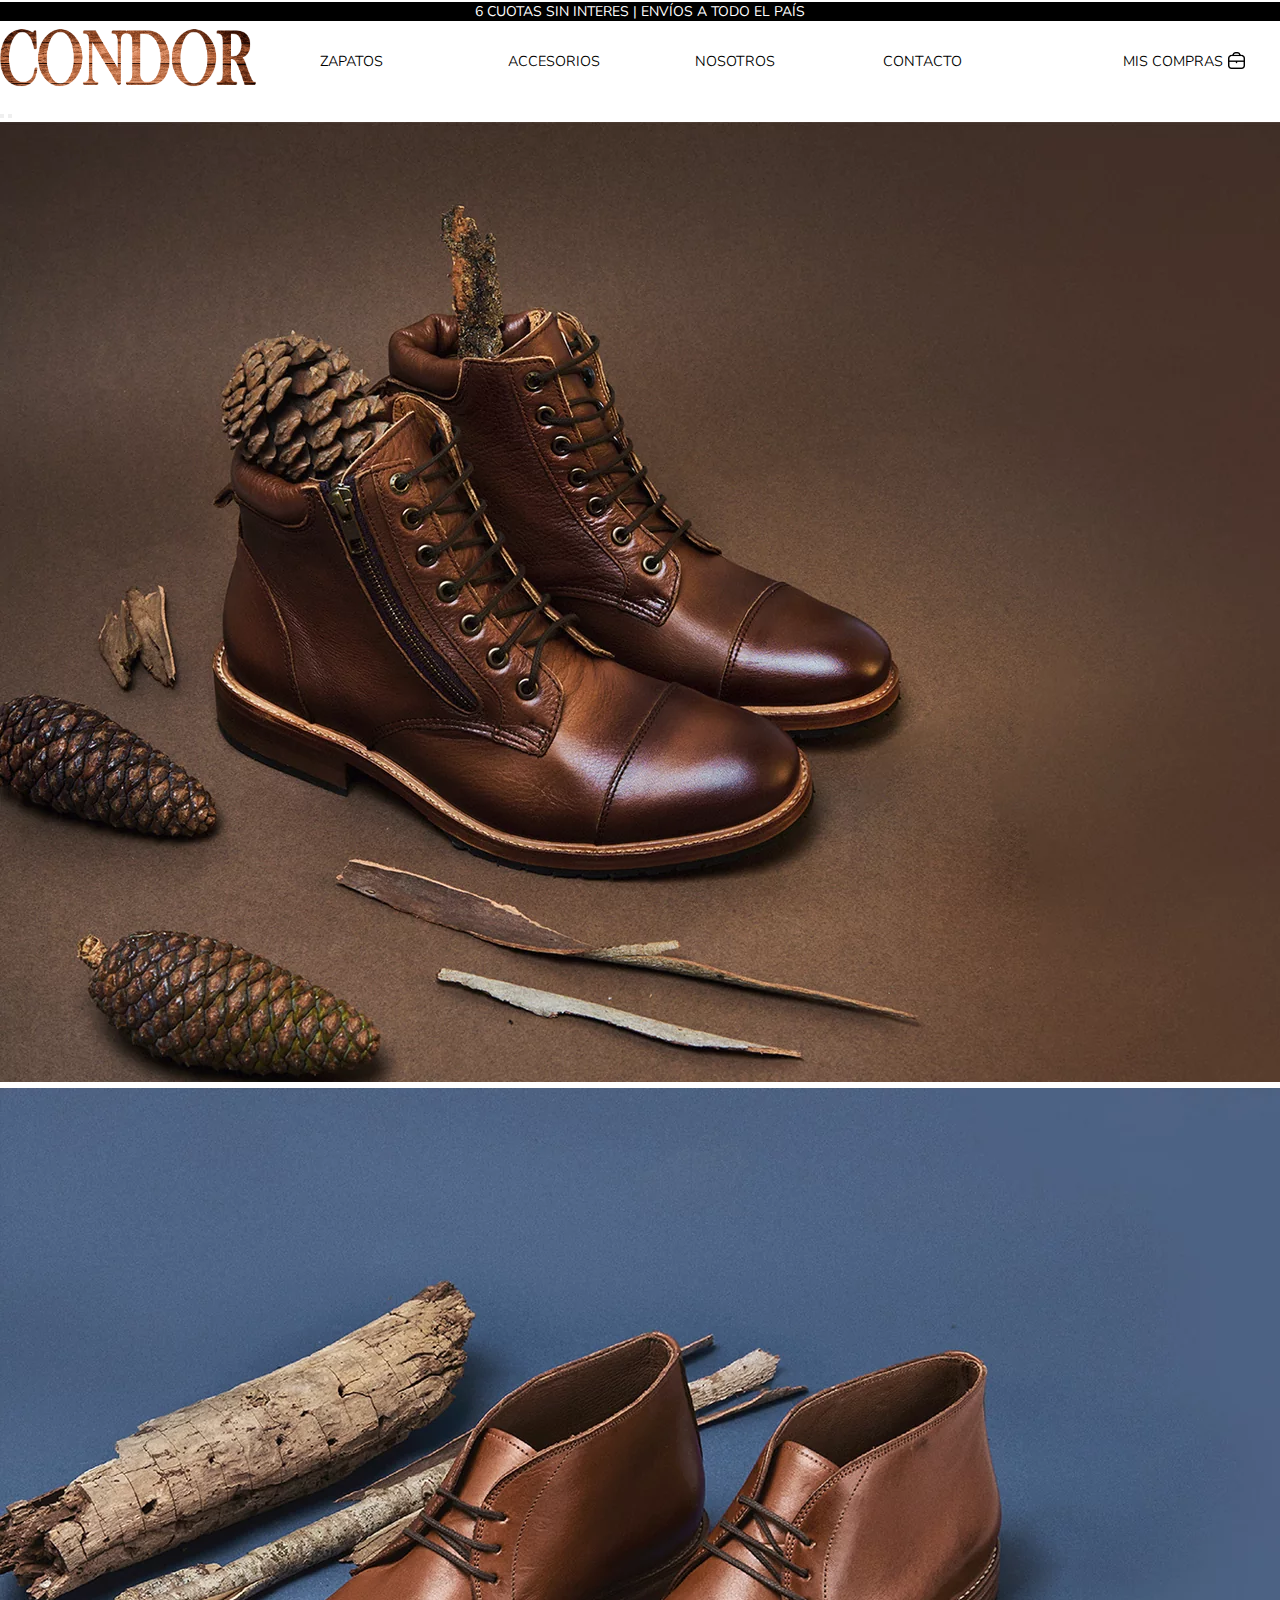
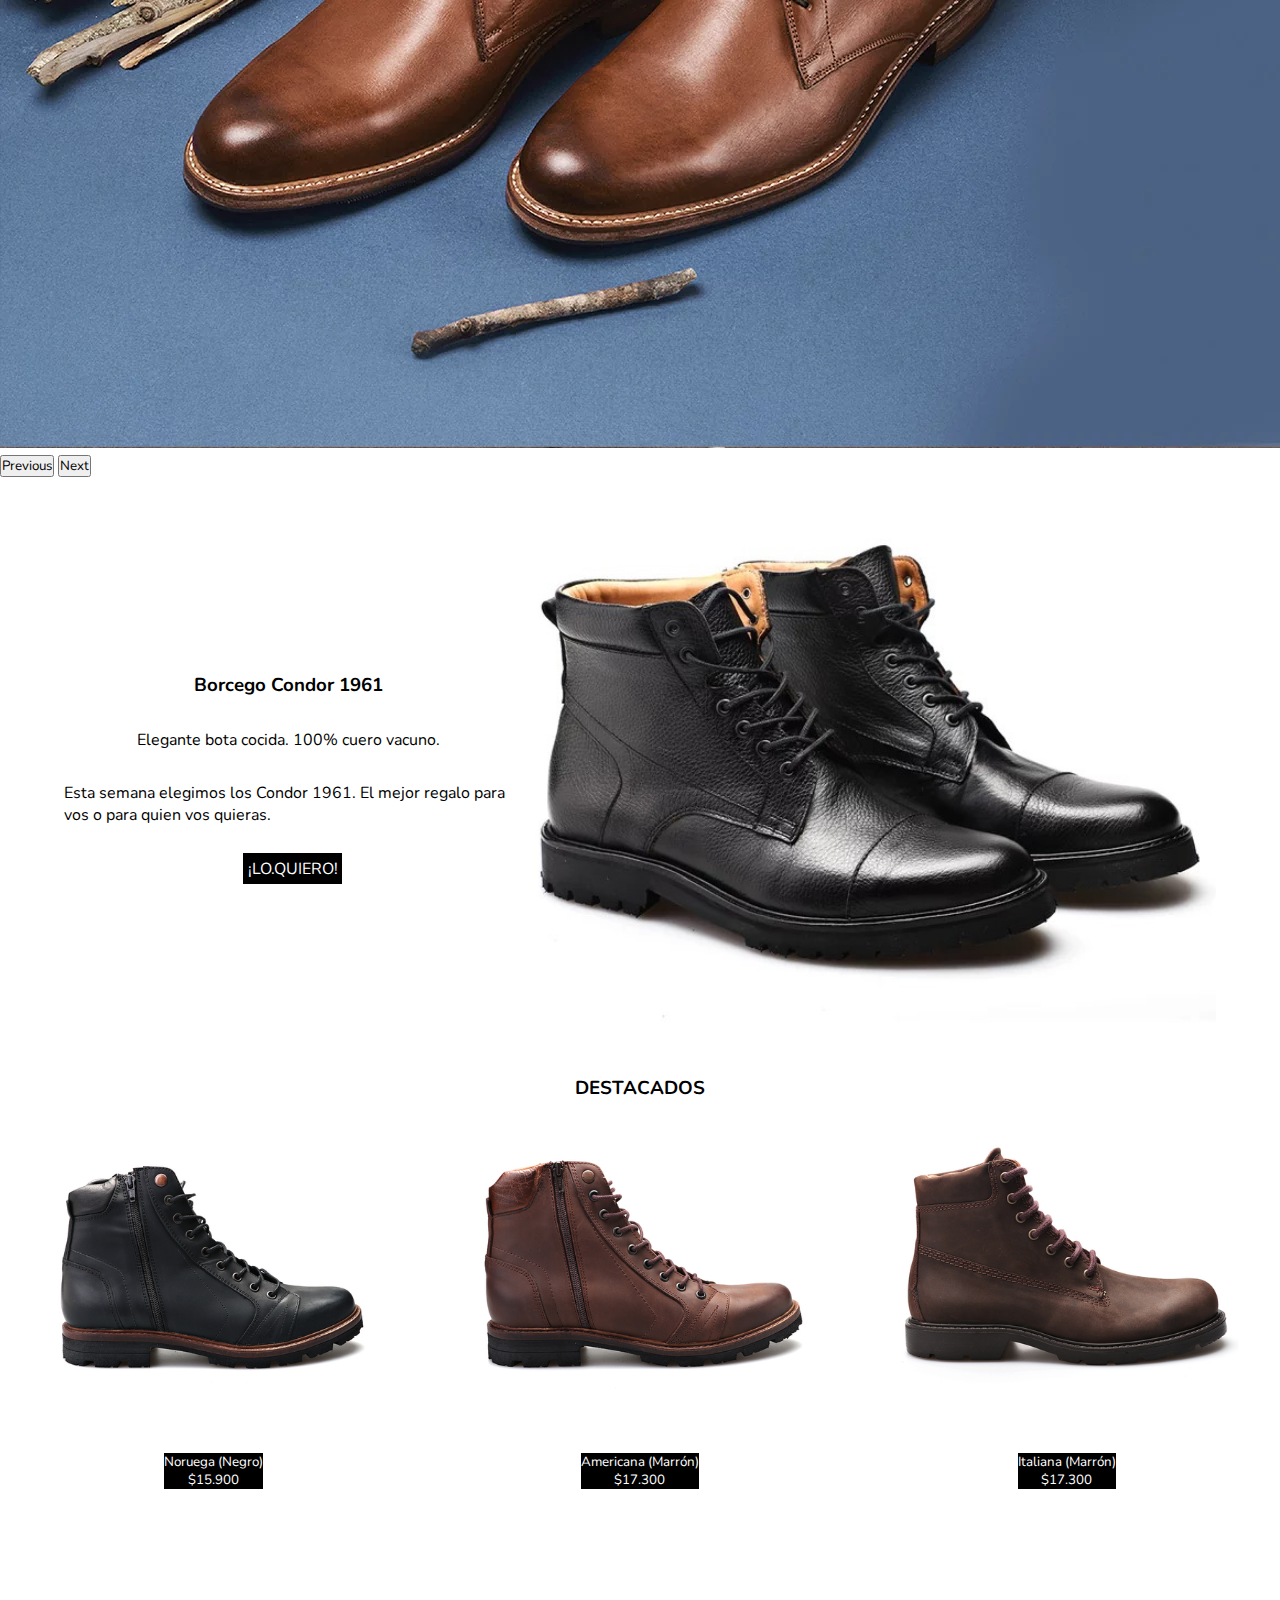
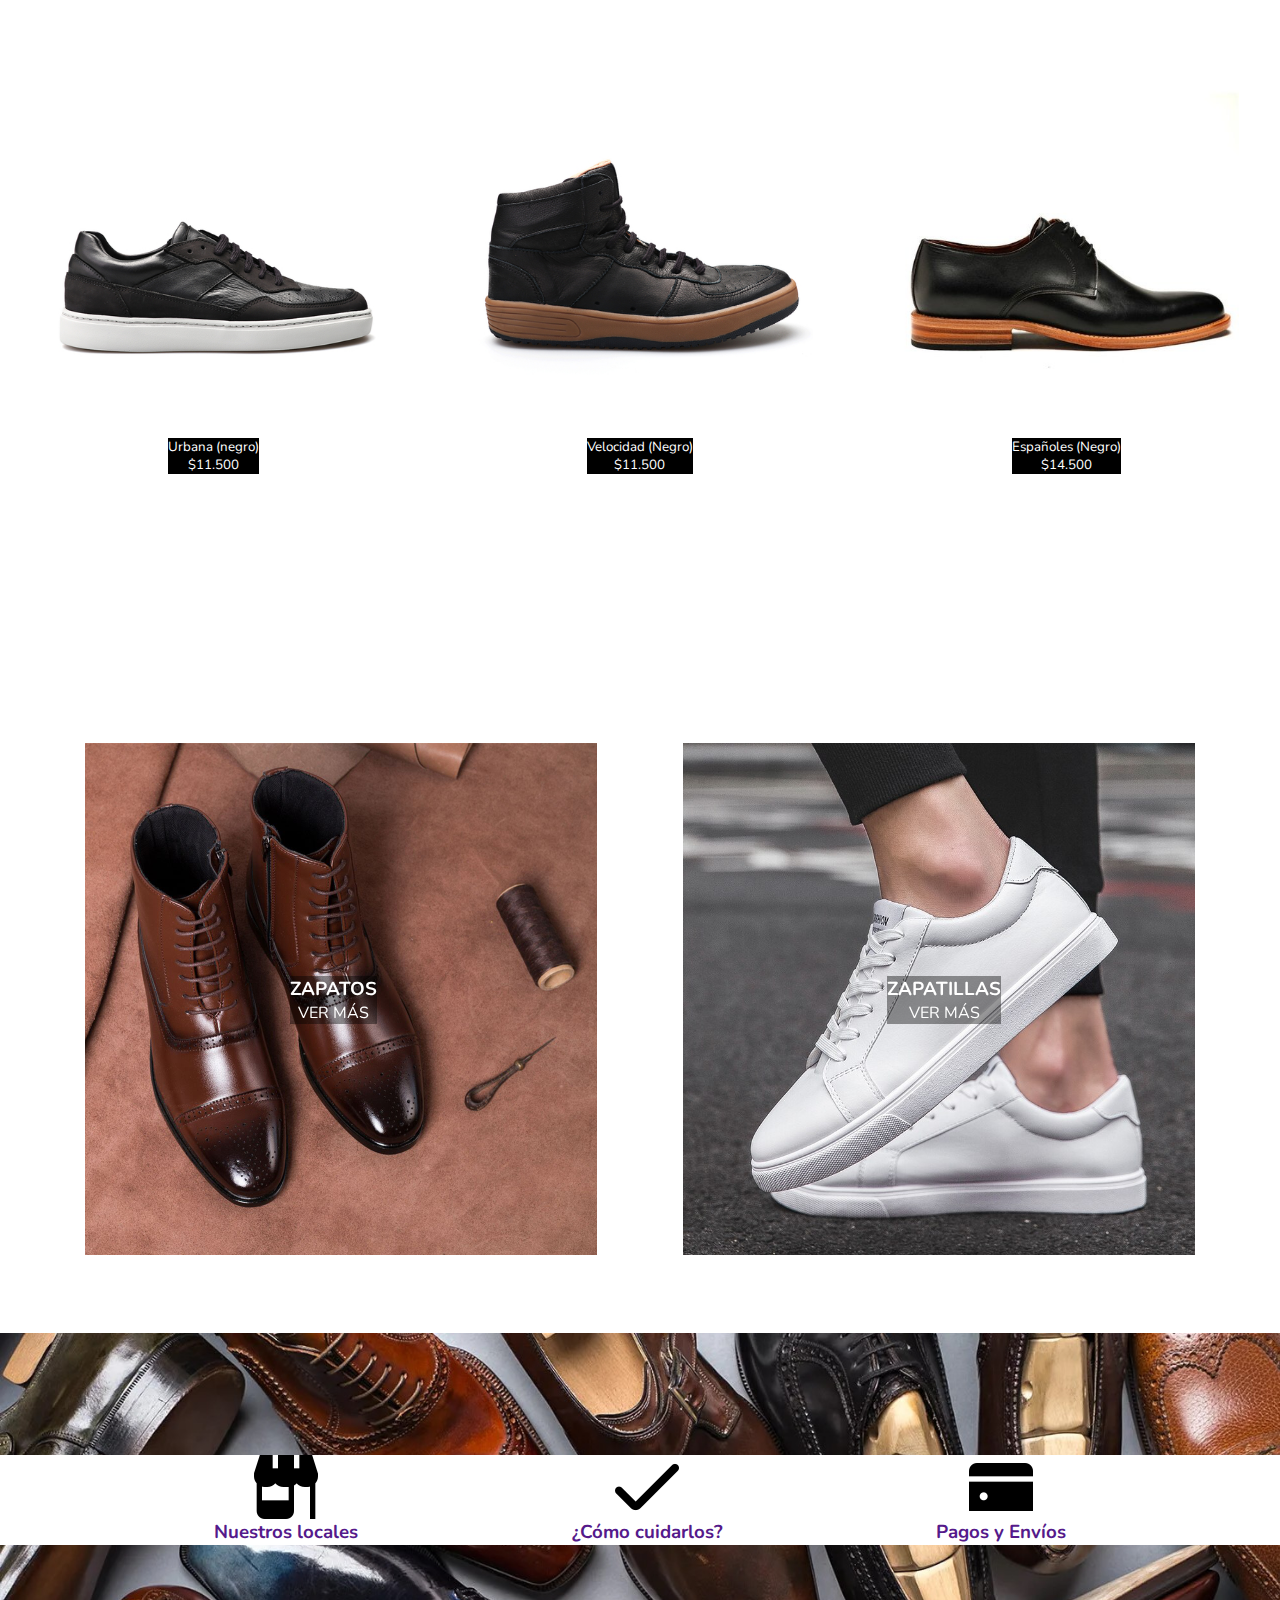
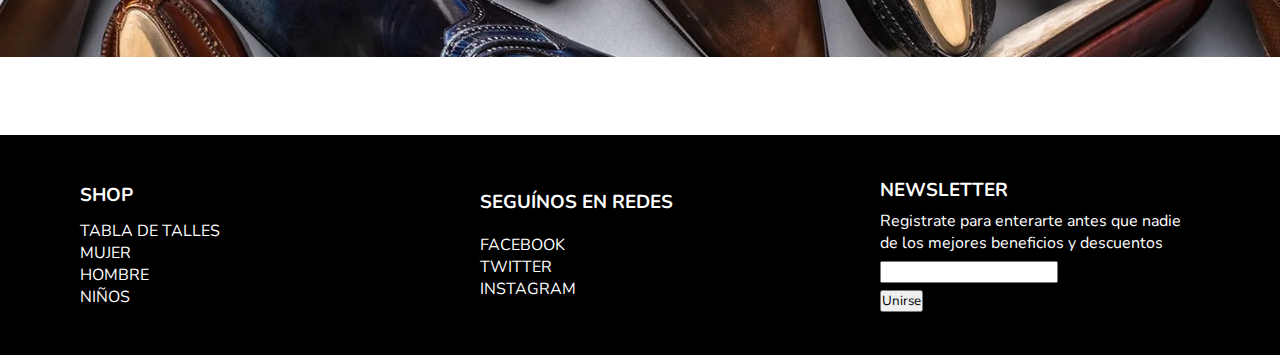
<file: index.html>
<!DOCTYPE html>
<html lang="en">
<head>
    <meta charset="UTF-8">
    <meta http-equiv="X-UA-Compatible" content="IE=edge">
    <meta name="viewport" content="width=device-width, initial-scale=1.0"> 
    <link href="https://cdn.jsdelivr.net/npm/bootstrap@5.2.0/dist/css/bootstrap.min.css" rel="stylesheet" integrity="sha384-gH2yIJqKdNHPEq0n4Mqa/HGKIhSkIHeL5AyhkYV8i59U5AR6csBvApHHNl/vI1Bx" crossorigin="anonymous">
    <link rel="stylesheet" href="./css/styles.css">
    <link rel="preconnect" href="https://fonts.googleapis.com">
    <link rel="preconnect" href="https://fonts.gstatic.com" crossorigin>
    <link href="https://fonts.googleapis.com/css2?family=Nunito:wght@300;400&display=swap" rel="stylesheet">
    <title>Condor</title>
</head>
<body>
    <header>
        <div class="cuotasSinInteres">
        <span>6 CUOTAS SIN INTERES | ENVÍOS A TODO EL PAÍS</span>
        </div>
        <nav class="contenedorGeneralNavbar"> <!--Navegador interno-->
            <div class="imagenCondorLogoEnNav contenedorPrimarioNavbar">
            <a href="">
                <picture>
                    <img src="./img/condorLogo/condorLogo.png" alt="">
                </picture>
            </a>
            </div>
            
            <ul class="contenedorflexlist"> <!--ver hover menu-->
                <div class="contenedorPrimarioNavbar">
                <li><a href="./pages/zapatos.html">ZAPATOS</a> 
                    <ul class="menuDesplegableNavbar">
                    <li><a href="">Botas</a></li>
                    <li><a href="">Zapatillas</a></li>
                    <li><a href="">Sandalias</a></li>
                    </ul>
                </li>
                </div>
                <div class="contenedorPrimarioNavbar">
                <li><a href="./pages/accesorios.html">ACCESORIOS</a>
                    <ul class="menuDesplegableNavbar">
                        <li><a href="">Cinturones</a></li>
                        <li><a href="">Medias</a></li>
                        <li><a href="">Billeteras</a></li>
                    </ul>
                </li>
                </div>
                <div class="contenedorPrimarioNavbar">
                    <li><a href="./pages/nosotros.html">NOSOTROS</a></li>
                </div>
                <div class="contenedorPrimarioNavbar">
                    <li><a href="./pages/contacto.html">CONTACTO</a></li>
                </div>
            </ul>
            <div class="sectorMisCompras">
                <div class="linkComprasTexto">
                    <a href="">MIS</a>
                </div>
                <div class="linkComprasTexto">
                    <a href="">COMPRAS</a>
                </div>
                <div class="linkComprasImagen">
                    <a href="">
                        <picture>
                            <img src="./img/maletin/maletin.png" alt="">
                        </picture>
                    </a>
                </div>
            </div>
        </nav>
    </header>

    <main>

        <!--Futuro Carrusel-->
        <div class="container-fluid">
            <div id="carouselExampleIndicators" class="carousel slide" data-bs-ride="true">
                <div class="carousel-indicators">
                    <button type="button" data-bs-target="#carouselExampleIndicators" data-bs-slide-to="0" class="active" aria-current="true" aria-label="Slide 1"></button>
                    <button type="button" data-bs-target="#carouselExampleIndicators" data-bs-slide-to="1" aria-label="Slide 2"></button>
                </div>
                <div class="carousel-inner">
                    <div class="carousel-item active">
                    <img src="./img/futurocarrusel/zapatos-banner1.jpg" class="d-block w-100" alt="Zapatos Condor">
                    </div>
                    <div class="carousel-item">
                    <img src="./img/futurocarrusel/zapatos-banner2.jpg" class="d-block w-100" alt="Zapatos Condor">
                    </div>
                </div>
                <button class="carousel-control-prev" type="button" data-bs-target="#carouselExampleIndicators" data-bs-slide="prev">
                    <span class="carousel-control-prev-icon" aria-hidden="true"></span>
                    <span class="visually-hidden">Previous</span>
                </button>
                <button class="carousel-control-next" type="button" data-bs-target="#carouselExampleIndicators" data-bs-slide="next">
                    <span class="carousel-control-next-icon" aria-hidden="true"></span>
                    <span class="visually-hidden">Next</span>
                </button>
            </div>
        </div>

        <!--Banner presentación nuevos modelos-->
        <section>
            <div class="bannerProductoDescatado">
                <div class="productoImagenDestacada">
                    <picture>
                    <img src="./img/borcegos presentacion productos/borcegos1.jpg" alt="Borcegos Negros">
                    </picture>
                </div>
                <div class="productotextodestacado">
                    <div>
                        <h3>Borcego Condor 1961</h3>
                    </div>
                    <div>
                        <p>Elegante bota cocida. 100% cuero vacuno. </p>
                    </div>
                    <div>
                        <p>Esta semana elegimos los Condor 1961. El mejor regalo para vos o para quien vos quieras.</p>
                    </div>
                    <div>
                        <a href="">¡LO.QUIERO!</a>
                    </div>
                </div>
            </div>
        </section>

        <!--Catalogo de productos en inicio tipo cartas-->
        <section class="contenedorTotalProductos">
            <h3 class="titulocentrado">DESTACADOS</h3>
            <div class="contenedorGeneralProductos">
                <div class="contenedorPrimarioProductos"> <!--primer carta-->
                    <div>
                        <a href=""><img src="./img/catalogo/noruega.jpg" alt="bota noruega"></a>
                    </div>
                    <div>
                        <button><a href="">Noruega (Negro) <br> $15.900</a></button>
                    </div>
                </div>

                <div class="contenedorPrimarioProductos"> <!--segunda carta-->
                    <div>
                        <a href=""><img src="./img/catalogo/americana.jpg" alt="bota americana"></a>
                    </div>
                    <div>
                        <button><a href="">Americana (Marrón) <br> $17.300</a></button>
                    </div>
                </div>

                <div class="contenedorPrimarioProductos"> <!--tercera carta-->
                    <div>
                        <a href=""><img src="./img/catalogo/italiana.jpg" alt="bota italiana"></a>
                    </div>
                    <div>
                        <button><a href="">Italiana (Marrón) <br> $17.300</a></button>
                    </div>
                </div>

                <div class="contenedorPrimarioProductos"> <!--cuarta carta-->
                    <div>
                        <a href=""><img src="./img/catalogo/urbana.jpg" alt="zapatilla urbana"></a>
                    </div>
                    <div>
                        <button><a href="">Urbana (negro) <br> $11.500</a></button>
                    </div>
                </div>

                <div class="contenedorPrimarioProductos"> <!--quinta carta-->
                    <div>
                        <a href=""><img src="./img/catalogo/velocidad.jpg" alt="zapatillas velocidad"></a>
                    </div>
                    <div>
                        <button><a href="">Velocidad (Negro) <br> $11.500</a></button>
                    </div>
                </div>

                <div class="contenedorPrimarioProductos"> <!--sexta carta-->
                    <div>
                        <a href=""><img src="./img/catalogo/españoles.jpg" alt="zapatos españoles"></a>
                    </div>
                    <div>
                        <button><a href="">Españoles (Negro) <br> $14.500</a></button>
                    </div>
                </div>
            </div>
        </section>

        <section> <!--Seccion - dos imagenes grandes con link -->
            <div class="contenedorDosImagenesSecciones">
                <!--imagen izquierda-->
                <div class="imagenesSeccionesIndex">
                    <div>
                        <a href=""><img src="./img/segundo-banner1.jpg" alt="borcegos-banner" class="tamañoimagensecciones"></a>
                    </div>
                    <div class="textoDentroDeImagenesSecciones">
                        <a href="">
                            <h3>ZAPATOS</h3>
                            <span>VER MÁS</span>
                        </a>
                    </div>
                </div>
                <!--Imagen derecha-->
                <div class="imagenesSeccionesIndex">
                    <div>
                        <a href=""><img src="./img/segundo-banner2.jpg" alt="zapatillas-banner" class="tamañoimagensecciones"></a>
                    </div>
                    <div class="textoDentroDeImagenesSecciones">
                        <a href="">
                            <h3>ZAPATILLAS</h3>
                            <span>VER MÁS</span>
                        </a>
                    </div>
                </div>
            </div>
        </section>
        
        <section> <!--Banner de 3 columnas previo al footer-->
            <div>
                <div class="contenedorMacroDeImagenPreviaAlFooter">
                    <img src="./img/zapatos-banner-final.jpg" alt="conjunto de zapatos" class="imagenFondoPrevioFooter">
                    <div class="ContenedorColumnasPrevioFooter">
                            <!--columna izquierda-->
                        <div class="contenedorPrimarioPrevioFooter"> 
                            <img src="./img/tienda-alt.png" alt="tienda" class="tamañoLogosPrevioFooter">
                            <a href="">
                                <h3>Nuestros locales</h3>
                            </a>
                        </div>
                            <!--columna central-->
                        <div class="contenedorPrimarioPrevioFooter"> 
                            <img src="./img/controlar.png" alt="check" class="tamañoLogosPrevioFooter">
                            <a href="">
                                <h3>¿Cómo cuidarlos?</h3>
                            </a>
                        </div>
                        <!--columna derecha-->
                        <div class="contenedorPrimarioPrevioFooter">
                            <img src="./img/tarjeta-de-credito.png" alt="tarjeta de credito" class="tamañoLogosPrevioFooter">
                            <a href="">
                                <h3>Pagos y Envíos</h3>
                            </a>
                        </div>
                    </div>
                </div>
            </div>
        </section>
    </main>

    <footer> <!--footer-->
        <div class="contenedorGeneralFooter">
            <div class="contenedorPrimarioFooter">
                <h3>SHOP</h3>
                <ul>
                    <li><a href="">TABLA DE TALLES</a></li>
                    <li><a href="">MUJER</a></li>
                    <li><a href="">HOMBRE</a></li>
                    <li><a href="">NIÑOS</a></li>
                </ul>
            </div>
            <div class="contenedorPrimarioFooter">
                <h3>SEGUÍNOS EN REDES</h3>
                <ul>
                    <li><a href="https://www.facebook.com" target="_blank">FACEBOOK</a></li>
                    <li><a href="https://www.twitter.com" target="_blank">TWITTER</a></li>
                    <li><a href="https:/www.instagram.com" target="_blank">INSTAGRAM</a></li>
                </ul>
            </div>
            <div class="contenedorPrimarioFooter">
                <h3>NEWSLETTER</h3> 
                <span>Registrate para enterarte antes que nadie de los mejores beneficios y descuentos</span>
                <input type="email" name="correoelectronico" id="">
                <input type="submit" value="Unirse">
            </div>
        </div>  
    </footer>

    <script src="https://cdn.jsdelivr.net/npm/bootstrap@5.2.0/dist/js/bootstrap.bundle.min.js" integrity="sha384-A3rJD856KowSb7dwlZdYEkO39Gagi7vIsF0jrRAoQmDKKtQBHUuLZ9AsSv4jD4Xa" crossorigin="anonymous"></script>

</body>
</html>
</file>
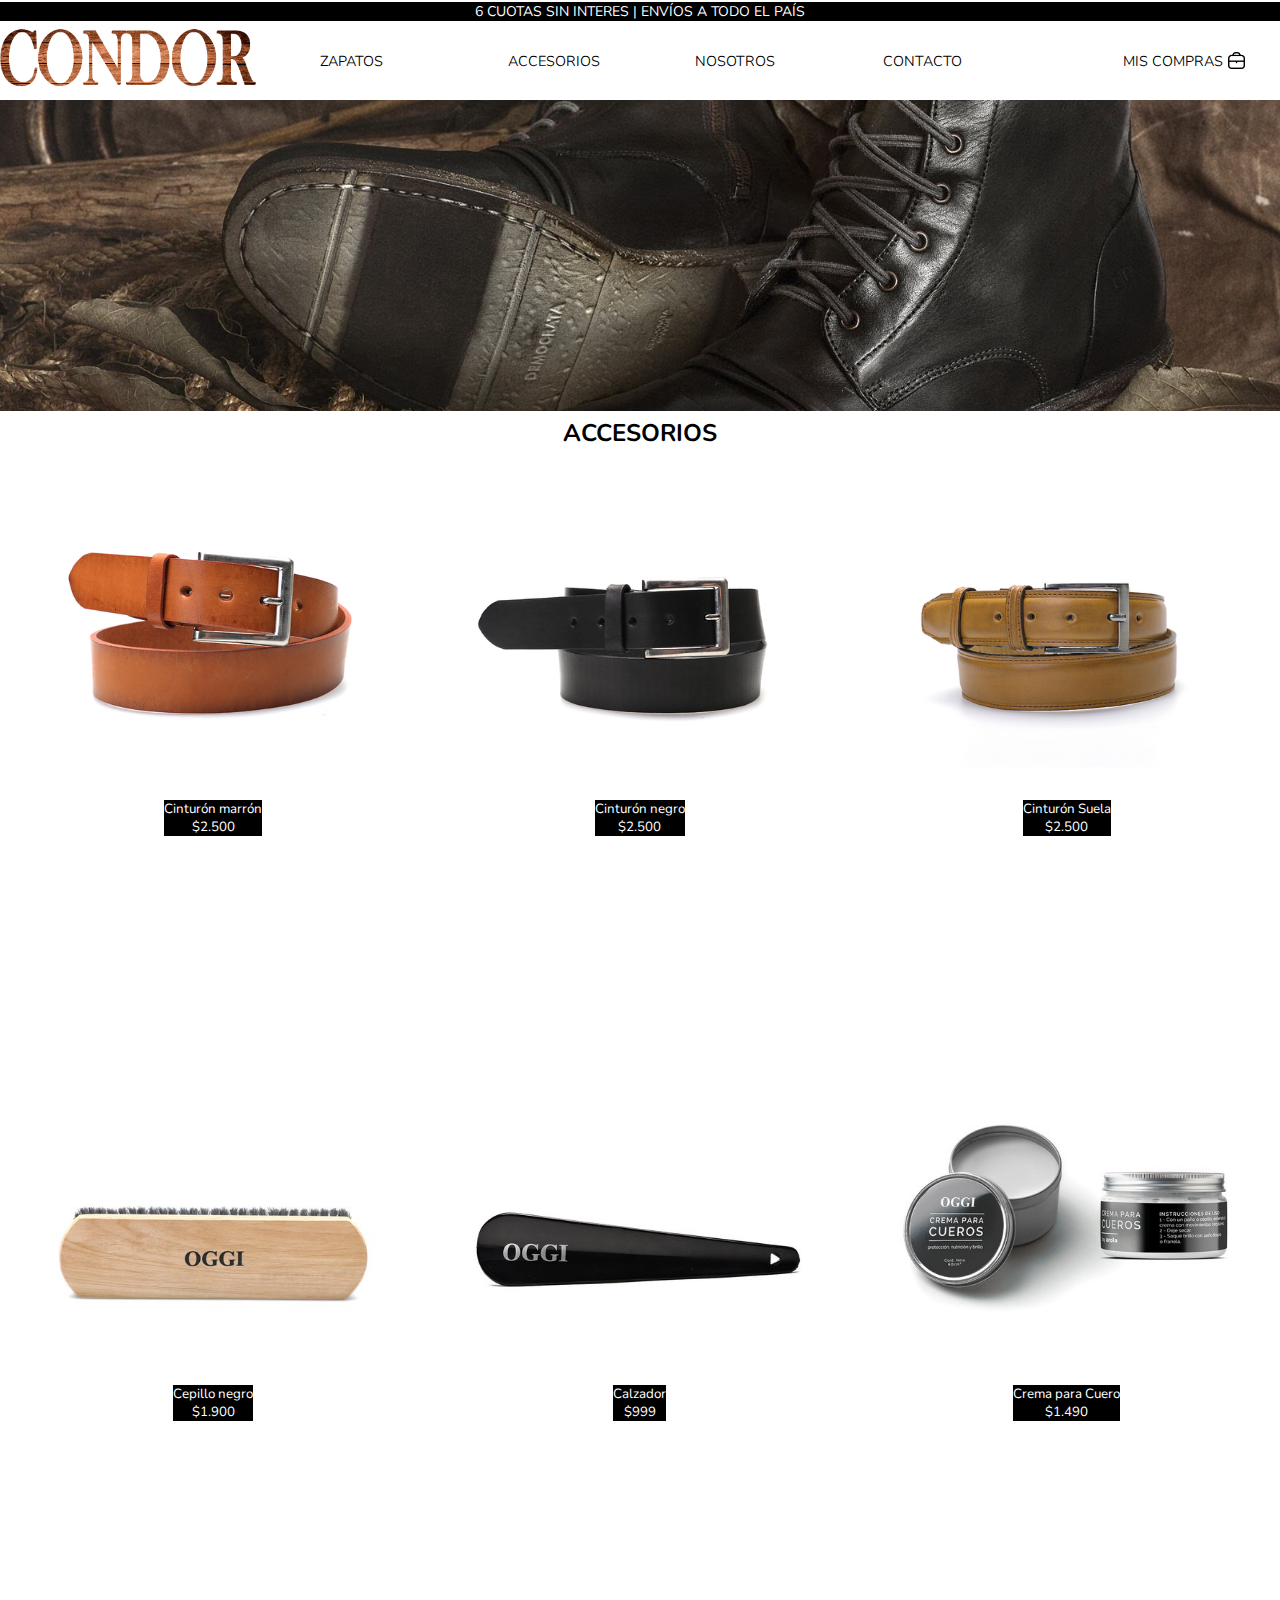
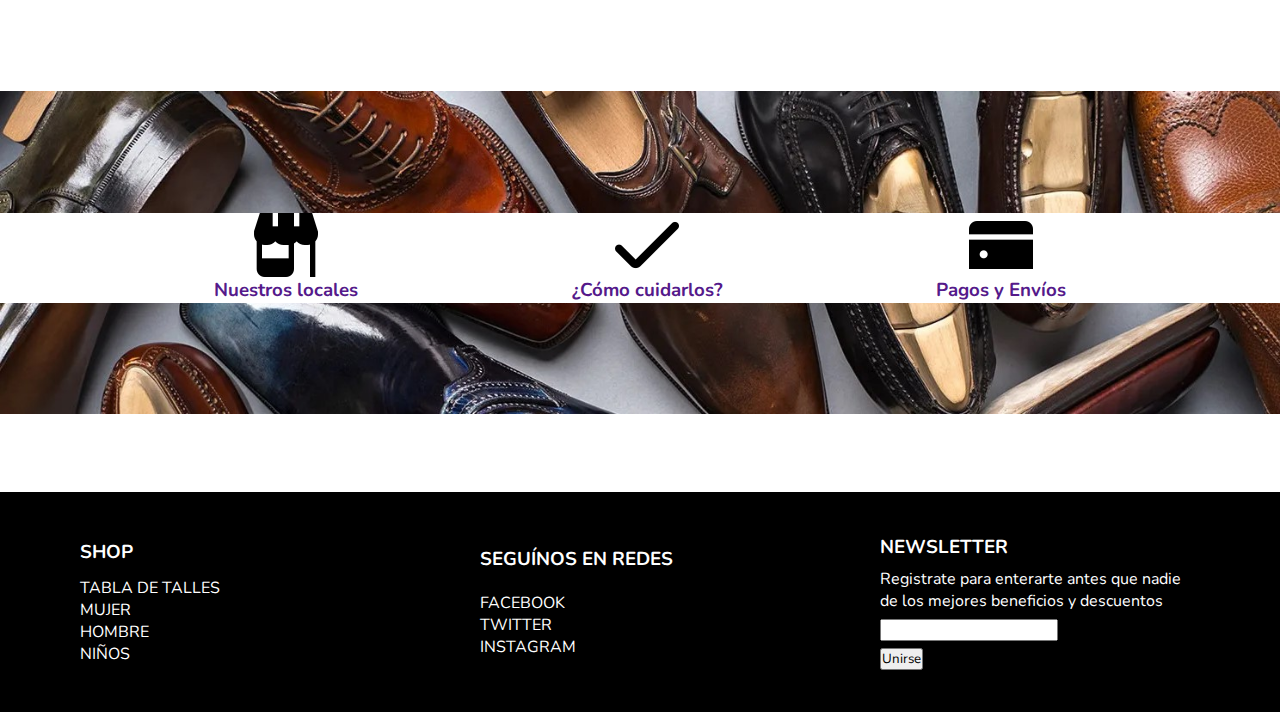
<file: pages/accesorios.html>
<!DOCTYPE html>
<html lang="en">
<head>
    <meta charset="UTF-8">
    <meta http-equiv="X-UA-Compatible" content="IE=edge">
    <meta name="viewport" content="width=device-width, initial-scale=1.0">
    <link href="https://cdn.jsdelivr.net/npm/bootstrap@5.2.0/dist/css/bootstrap.min.css" rel="stylesheet" integrity="sha384-gH2yIJqKdNHPEq0n4Mqa/HGKIhSkIHeL5AyhkYV8i59U5AR6csBvApHHNl/vI1Bx" crossorigin="anonymous">
    <link rel="stylesheet" href="../css/styles.css">
    <link rel="preconnect" href="https://fonts.googleapis.com">
    <link rel="preconnect" href="https://fonts.gstatic.com" crossorigin>
    <link href="https://fonts.googleapis.com/css2?family=Nunito:wght@300;400&display=swap" rel="stylesheet">
    <title>accesorios</title>
</head>
<body>
    <header>
        <div class="cuotasSinInteres">
        <span>6 CUOTAS SIN INTERES | ENVÍOS A TODO EL PAÍS</span>
        </div>
        <nav class="contenedorGeneralNavbar"> <!--Navegador interno-->
            <div class="imagenCondorLogoEnNav contenedorPrimarioNavbar">
                <a href="../index.html">
                    <picture>
                    <source media="(min-width:500px)" srcset="../img/condorLogo/condorLogo.png">
                    <img src="../img/condorLogo/condorLogo.png" alt="Condor">
                    </picture>
                </a>
            </div>
            <ul class="contenedorflexlist"> <!--ver hover menu-->
                <div class="contenedorPrimarioNavbar">
                <li><a href="./zapatos.html">ZAPATOS</a> 
                    <ul class="menuDesplegableNavbar">
                    <li><a href="">Botas</a></li>
                    <li><a href="">Zapatillas</a></li>
                    <li><a href="">Sandalias</a></li>
                    </ul>
                </li>
                </div>
                <div class="contenedorPrimarioNavbar">
                <li><a href="./accesorios.html">ACCESORIOS</a>
                    <ul class="menuDesplegableNavbar">
                        <li><a href="">Cinturones</a></li>
                        <li><a href="">Medias</a></li>
                        <li><a href="">Billeteras</a></li>
                    </ul>
                </li>
                </div>
                <div class="contenedorPrimarioNavbar">
                    <li><a href="./nosotros.html">NOSOTROS</a></li>
                </div>
                <div class="contenedorPrimarioNavbar">
                    <li><a href="./contacto.html">CONTACTO</a></li>
                </div>
            </ul>
            <div class="sectorMisCompras">
                <div class="linkComprasTexto">
                    <a href="">MIS COMPRAS</a>
                </div>
                <div class="linkComprasImagen">
                    <a href=""><img src="../img/maletin/maletin.png" alt="icono changuito"></a>
                </div>
            </div>
        </nav>
    </header>

    <main>
        <section> <!--banner presentación con titulo de la page-->
            <div>
                <div class="imagenBannerPresentacionPages">
                    <img src="../img/borcegosParaBannerDePagesZapatos.jpg" alt="Borcegos">
                </div>
                <div>
                    <h2 class="titulocentrado">ACCESORIOS</h2>
                </div>
            </div>
        </section>
        
        <section> <!--catalogo productos de accesorios-->
            <div class="contenedorGeneralProductos">

                <div class="contenedorPrimarioProductos"> <!--primer carta-->
                    <div>
                        <a href=""><img src="../img/catalogo/accesorios/cinturonmarron.jpg" alt="cinturon marron"></a>
                    </div>
                    <div>
                        <button><a href="">Cinturón marrón <br> $2.500</a></button>
                    </div>
                </div>

                <div class="contenedorPrimarioProductos"> <!--segunda carta-->
                    <div>
                        <a href=""><img src="../img/catalogo/accesorios/cinturonnegro.jpg" alt="cinturon negro"></a>
                    </div>
                    <div>
                        <button><a href="">Cinturón negro <br> $2.500</a></button>
                    </div>
                </div>

                <div class="contenedorPrimarioProductos"> <!--tercera carta-->
                    <div>
                        <a href=""><img src="../img/catalogo/accesorios/cinturonsuela.jpg" alt="cinturon suela"></a>
                    </div>
                    <div>
                        <button><a href="">Cinturón Suela <br> $2.500</a></button>
                    </div>
                </div>

                <div class="contenedorPrimarioProductos"> <!--cuarta carta-->
                    <div>
                        <a href=""><img src="../img/catalogo/accesorios/cepillo.jpg" alt="cepillo"></a>
                    </div>
                    <div>
                        <button><a href="">Cepillo negro <br> $1.900</a></button>
                    </div>
                </div>

                <div class="contenedorPrimarioProductos"> <!--quinta carta-->
                    <div>
                        <a href=""><img src="../img/catalogo/accesorios/calzador.jpg" alt="calzador"></a>
                    </div>
                    <div>
                        <button><a href="">Calzador <br> $999</a></button>
                    </div>
                </div>

                <div class="contenedorPrimarioProductos"> <!--sexta carta-->
                    <div>
                        <a href=""><img src="../img/catalogo/accesorios/cremacuero.jpg" alt="crema cuero"></a>
                    </div>
                    <div>
                        <button><a href="">Crema para Cuero <br> $1.490</a></button>
                    </div>
                </div>
            </div>
        </section>

        <section> <!--Banner de 3 columnas previo al footer-->
            <div>
                <div class="contenedorMacroDeImagenPreviaAlFooter">
                    <img src="../img/zapatos-banner-final.jpg" alt="conjunto de zapatos" class="imagenFondoPrevioFooter">
                    <div class="ContenedorColumnasPrevioFooter">
                            <!--columna izquierda-->
                        <div class="contenedorPrimarioPrevioFooter"> 
                            <img src="../img/tienda-alt.png" alt="tienda" class="tamañoLogosPrevioFooter">
                            <a href="">
                                <h3>Nuestros locales</h3>
                            </a>
                        </div>
                            <!--columna central-->
                        <div class="contenedorPrimarioPrevioFooter"> 
                            <img src="../img/controlar.png" alt="check" class="tamañoLogosPrevioFooter">
                            <a href="">
                                <h3>¿Cómo cuidarlos?</h3>
                            </a>
                        </div>
                        <!--columna derecha-->
                        <div class="contenedorPrimarioPrevioFooter">
                            <img src="../img/tarjeta-de-credito.png" alt="tarjeta de credito" class="tamañoLogosPrevioFooter">
                            <a href="">
                                <h3>Pagos y Envíos</h3>
                            </a>
                        </div>
                    </div>
                </div>
            </div>
        </section>
    </main>

    <footer> <!--footer-->
        <div class="contenedorGeneralFooter">
            <div class="contenedorPrimarioFooter">
                <h3>SHOP</h3>
                <ul>
                    <li><a href="https://www.faceebok.com">TABLA DE TALLES</a></li>
                    <li><a href="">MUJER</a></li>
                    <li><a href="">HOMBRE</a></li>
                    <li><a href="">NIÑOS</a></li>
                </ul>
            </div>
            <div class="contenedorPrimarioFooter">
                <h3>SEGUÍNOS EN REDES</h3>
                <ul>
                    <li><a href="https://www.facebook.com" target="_blank">FACEBOOK</a></li>
                    <li><a href="https://www.twitter.com" target="_blank">TWITTER</a></li>
                    <li><a href="https:/www.instagram.com" target="_blank">INSTAGRAM</a></li>
                </ul>
            </div>
            <div class="contenedorPrimarioFooter">
                <h3>NEWSLETTER</h3> 
                <span>Registrate para enterarte antes que nadie de los mejores beneficios y descuentos</span>
                <input type="email" name="correoelectronico" id="">
                <input type="submit" value="Unirse">
            </div>
        </div>  
    </footer>

    <script src="https://cdn.jsdelivr.net/npm/bootstrap@5.2.0/dist/js/bootstrap.bundle.min.js" integrity="sha384-A3rJD856KowSb7dwlZdYEkO39Gagi7vIsF0jrRAoQmDKKtQBHUuLZ9AsSv4jD4Xa" crossorigin="anonymous"></script>

</body>
</html>
</file>
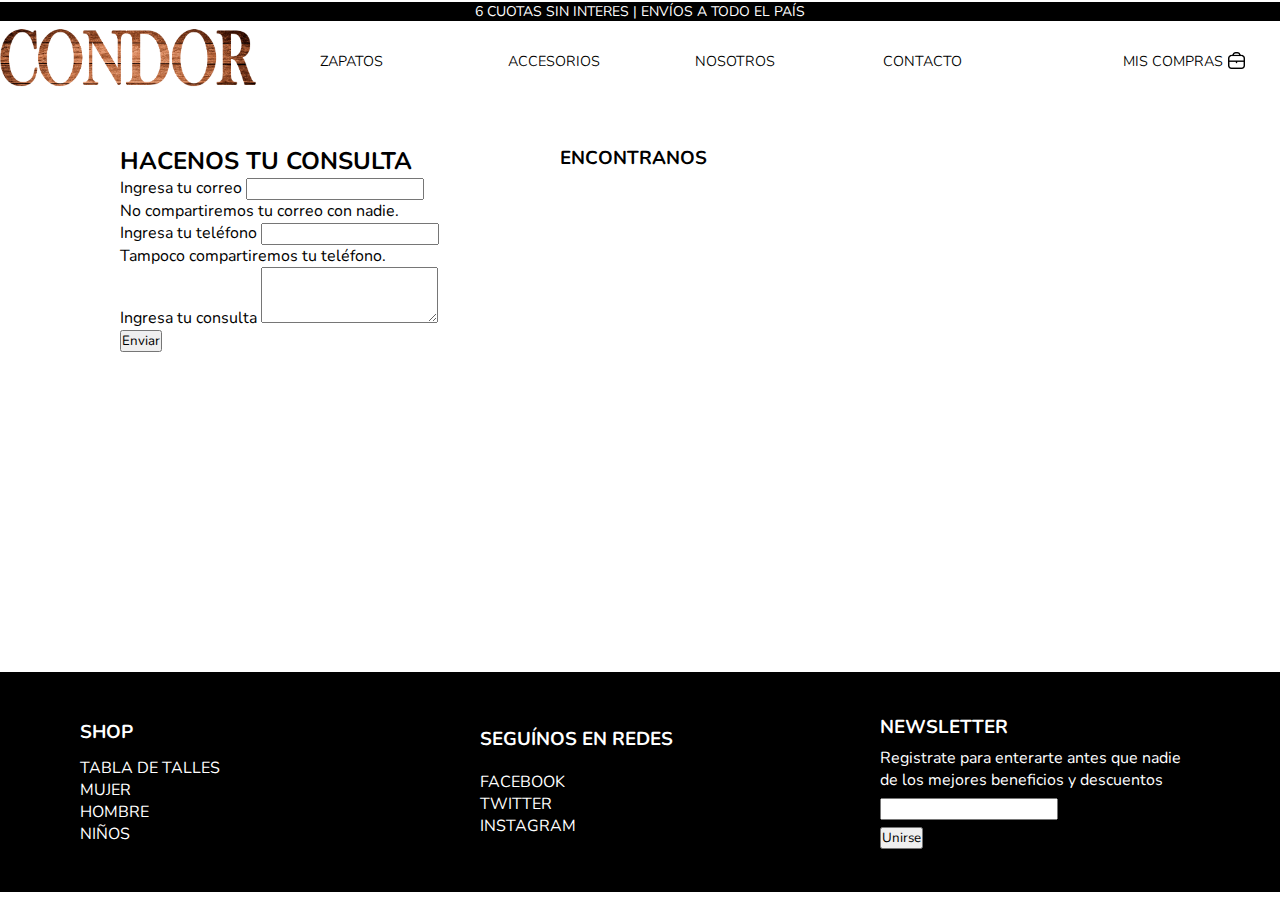
<file: pages/contacto.html>
<!DOCTYPE html>
<html lang="en">
<head>
    <meta charset="UTF-8">
    <meta http-equiv="X-UA-Compatible" content="IE=edge">
    <meta name="viewport" content="width=device-width, initial-scale=1.0">
    <link href="https://cdn.jsdelivr.net/npm/bootstrap@5.2.0/dist/css/bootstrap.min.css" rel="stylesheet" integrity="sha384-gH2yIJqKdNHPEq0n4Mqa/HGKIhSkIHeL5AyhkYV8i59U5AR6csBvApHHNl/vI1Bx" crossorigin="anonymous">
    <link rel="stylesheet" href="../css/styles.css">
    <link rel="preconnect" href="https://fonts.googleapis.com">
    <link rel="preconnect" href="https://fonts.gstatic.com" crossorigin>
    <link href="https://fonts.googleapis.com/css2?family=Nunito:wght@300;400&display=swap" rel="stylesheet">
    <title>Contacto</title>
</head>
<body>
    <header>
        <div class="cuotasSinInteres">
        <span>6 CUOTAS SIN INTERES | ENVÍOS A TODO EL PAÍS</span>
        </div>
        <nav class="contenedorGeneralNavbar"> <!--Navegador interno-->
            <div class="imagenCondorLogoEnNav contenedorPrimarioNavbar">
                <a href="../index.html">
                    <picture>
                    <img src="../img/condorLogo/condorLogo.png" alt="Condor">
                    </picture>
                </a>
            </div>
            <ul class="contenedorflexlist"> <!--ver hover menu-->
                <div class="contenedorPrimarioNavbar">
                <li><a href="./zapatos.html">ZAPATOS</a> 
                    <ul class="menuDesplegableNavbar">
                    <li><a href="">Botas</a></li>
                    <li><a href="">Zapatillas</a></li>
                    <li><a href="">Sandalias</a></li>
                    </ul>
                </li>
                </div>
                <div class="contenedorPrimarioNavbar">
                <li><a href="./accesorios.html">ACCESORIOS</a>
                    <ul class="menuDesplegableNavbar">
                        <li><a href="">Cinturones</a></li>
                        <li><a href="">Medias</a></li>
                        <li><a href="">Billeteras</a></li>
                    </ul>
                </li>
                </div>
                <div class="contenedorPrimarioNavbar">
                    <li><a href="./nosotros.html">NOSOTROS</a></li>
                </div>
                <div class="contenedorPrimarioNavbar">
                    <li><a href="./contacto.html">CONTACTO</a></li>
                </div>
            </ul>
            <div class="sectorMisCompras">
                <div class="linkComprasTexto">
                    <a href="">MIS</a>
                </div>
                <div class="linkComprasTexto">
                    <a href="">COMPRAS</a>
                </div>
                <div class="linkComprasImagen">
                    <a href="">
                        <picture>
                            <img src="../img/maletin/maletin.png" alt="">
                        </picture>
                    </a>
                </div>
            </div>
        </nav>
    </header>
    <main class="mainContenedorContacto">
                <!-- <section>
            <div> formulario de contacto
                <h3>HACENOS TU CONSULTA</h3>
                <form action="" class="contenedorFormularioGeneral">
                    <label for="nombre">Nombre y apellido</label>
                    <input type="text" name="Nombre" id="nombre" placeholder="Ingrese su nombre aquí"><br>
                    
                    <label for="email">Email</label>
                    <input type="email" name="email" id="email" placeholder="Ingrese su email aquí"><br>

                    <label for="telefono">Teléfono</label>
                    <input type="tel" name="telefono" id="telefono" placeholder="Ingrese su teléfono aquí"><br>

                    <label for="mensaje">Mensaje</label>
                    <textarea name="mensaje" id="mensaje" cols="40" rows="15" placeholder="Ingrese su mensaje aquí"></textarea><br>

                    <input type="submit" value="Envíar" class="botonEnContacto">
                </form>
            </div>
        </section>
                    -->

        <section>
            <div class="container-fluid">
                <form>
                    <h2>HACENOS TU CONSULTA</h2>
                    <div class="mb-3">
                        <label for="exampleInputEmail1" class="form-label">Ingresa tu correo</label>
                        <input type="email" class="form-control" id="exampleInputEmail1" aria-describedby="emailHelp">
                        <div id="emailHelp" class="form-text">No compartiremos tu correo con nadie.</div>
                    </div>
                    <div class="mb-3">
                        <label for="exampleInputEmail1" class="form-label">Ingresa tu teléfono</label>
                        <input type="text" class="form-control" id="exampleInputtelefono" aria-describedby="emailHelp">
                        <div id="emailHelp" class="form-text">Tampoco compartiremos tu teléfono.</div>
                    </div>
                    <div class="mb-3">
                        <label for="exampleFormControlTextarea1" class="form-label">Ingresa tu consulta</label>
                        <textarea class="form-control" id="exampleFormControlTextarea1" rows="3"></textarea>
                    </div>
                    
                    <button type="submit" class="btn btn-outline-dark">Enviar</button>
                </form>
            </div>
        </section>


        <section> <!--mapa interactivo con punto de referencia-->
            <div class="mapa">
                <h3>ENCONTRANOS</h3>
                <div>
                    <iframe src="https://www.google.com/maps/embed?pb=!1m18!1m12!1m3!1d6568.310184563242!2d-58.383511346499965!3d-34.60023951731865!2m3!1f0!2f0!3f0!3m2!1i1024!2i768!4f13.1!3m3!1m2!1s0x95bccac630121623%3A0x53386f2ac88991a9!2sTeatro%20Col%C3%B3n!5e0!3m2!1ses!2sar!4v1655680166191!5m2!1ses!2sar" width="600" height="450" style="border:0;" allowfullscreen="" loading="lazy" referrerpolicy="no-referrer-when-downgrade"></iframe>
                </div>
            </div>
        </section>
    </main>

    <footer> <!--footer-->
        <div class="contenedorGeneralFooter">
            <div class="contenedorPrimarioFooter">
                <h3>SHOP</h3>
                <ul>
                    <li><a href="">TABLA DE TALLES</a></li>
                    <li><a href="">MUJER</a></li>
                    <li><a href="">HOMBRE</a></li>
                    <li><a href="">NIÑOS</a></li>
                </ul>
            </div>
            <div class="contenedorPrimarioFooter">
                <h3>SEGUÍNOS EN REDES</h3>
                <ul>
                    <li><a href="https://www.facebook.com" target="_blank">FACEBOOK</a></li>
                    <li><a href="https://www.twitter.com" target="_blank">TWITTER</a></li>
                    <li><a href="https:/www.instagram.com" target="_blank">INSTAGRAM</a></li>
                </ul>
            </div>
            <div class="contenedorPrimarioFooter">
                <h3>NEWSLETTER</h3> 
                <span>Registrate para enterarte antes que nadie de los mejores beneficios y descuentos</span>
                <input type="email" name="correoelectronico" id="">
                <input type="submit" value="Unirse">
            </div>
        </div>  
    </footer>

    <script src="https://cdn.jsdelivr.net/npm/bootstrap@5.2.0/dist/js/bootstrap.bundle.min.js" integrity="sha384-A3rJD856KowSb7dwlZdYEkO39Gagi7vIsF0jrRAoQmDKKtQBHUuLZ9AsSv4jD4Xa" crossorigin="anonymous"></script>

</body>
</html>
</file>
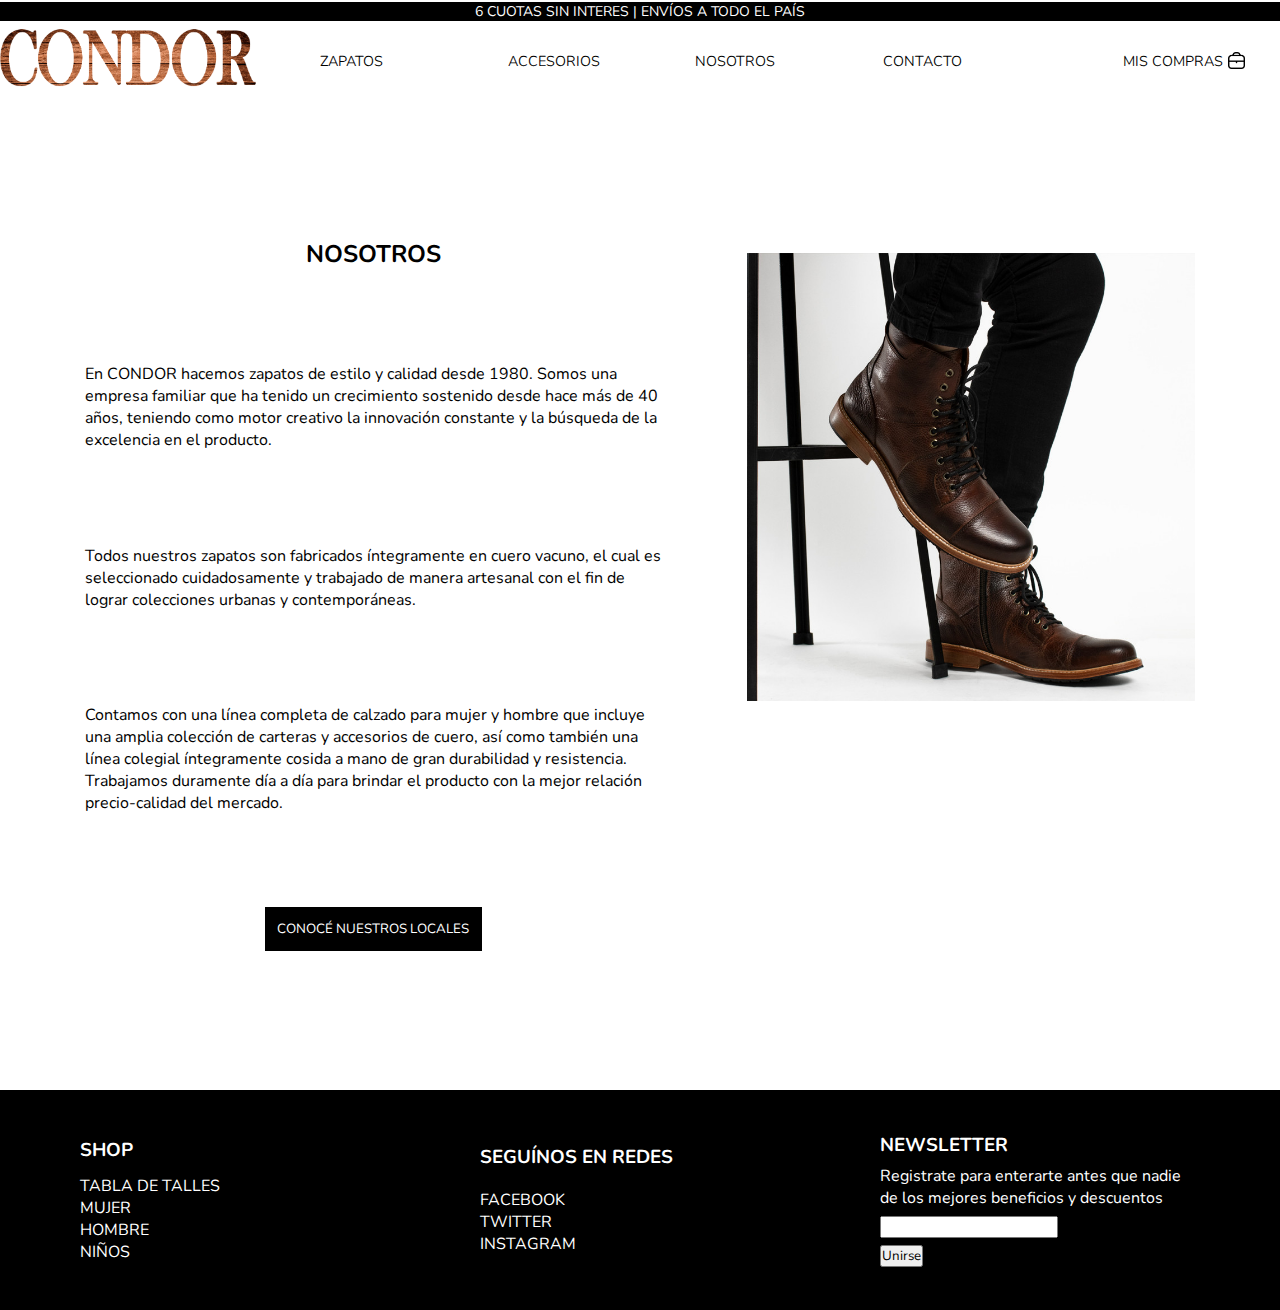
<file: pages/nosotros.html>
<!DOCTYPE html>
<html lang="en">
<head>
    <meta charset="UTF-8">
    <meta http-equiv="X-UA-Compatible" content="IE=edge">
    <meta name="viewport" content="width=device-width, initial-scale=1.0">
    <link href="https://cdn.jsdelivr.net/npm/bootstrap@5.2.0/dist/css/bootstrap.min.css" rel="stylesheet" integrity="sha384-gH2yIJqKdNHPEq0n4Mqa/HGKIhSkIHeL5AyhkYV8i59U5AR6csBvApHHNl/vI1Bx" crossorigin="anonymous">
    <link rel="stylesheet" href="../css/styles.css">
    <link rel="preconnect" href="https://fonts.googleapis.com">
    <link rel="preconnect" href="https://fonts.gstatic.com" crossorigin>
    <link href="https://fonts.googleapis.com/css2?family=Nunito:wght@300;400&display=swap" rel="stylesheet">
    <title>Nosotros</title>
</head>
<body>
    <header>
        <div class="cuotasSinInteres">
        <span>6 CUOTAS SIN INTERES | ENVÍOS A TODO EL PAÍS</span>
        </div>
        <nav class="contenedorGeneralNavbar"> <!--Navegador interno-->
            <div class="imagenCondorLogoEnNav contenedorPrimarioNavbar">
                <a href="../index.html">
                    <picture>
                    <source media="(min-width:500px)" srcset="../img/condorLogo/condorLogo.png">
                    <img src="../img/condorLogo/condorLogo.png" alt="Condor">
                    </picture>
                </a>
            </div>
            <ul class="contenedorflexlist"> <!--ver hover menu-->
                <div class="contenedorPrimarioNavbar">
                <li><a href="./zapatos.html">ZAPATOS</a> 
                    <ul class="menuDesplegableNavbar">
                    <li><a href="">Botas</a></li>
                    <li><a href="">Zapatillas</a></li>
                    <li><a href="">Sandalias</a></li>
                    </ul>
                </li>
                </div>
                <div class="contenedorPrimarioNavbar">
                <li><a href="./accesorios.html">ACCESORIOS</a>
                    <ul class="menuDesplegableNavbar">
                        <li><a href="">Cinturones</a></li>
                        <li><a href="">Medias</a></li>
                        <li><a href="">Billeteras</a></li>
                    </ul>
                </li>
                </div>
                <div class="contenedorPrimarioNavbar">
                    <li><a href="./nosotros.html">NOSOTROS</a></li>
                </div>
                <div class="contenedorPrimarioNavbar">
                    <li><a href="./contacto.html">CONTACTO</a></li>
                </div>
            </ul>
            <div class="sectorMisCompras">
                <div class="linkComprasTexto">
                    <a href="">MIS</a>
                </div>
                <div class="linkComprasTexto">
                    <a href="">COMPRAS</a>
                </div>
                <div class="linkComprasImagen">
                    <a href="">
                        <picture>
                            <img src="../img/maletin/maletin.png" alt="">
                        </picture>
                    </a>
                </div>
            </div>
        </nav>
    </header>
    
    <main>
        <section> <!--Sección nosotros imagen y texto-->
            <div class="contenedorGeneralNosotros">
                <div class="solucionNosotros">
                    <img src="../img/zapatosParaPagesNosotros.jpg" alt="borcegos" class="borcegosNosotrosTamaño posicionBorcegosNosotros">
                </div> 
                <div class="presentacionNosotros">
                    <h2>NOSOTROS</h2>  
                    <p>En CONDOR hacemos zapatos de estilo y calidad desde 1980. Somos una empresa familiar que ha tenido un crecimiento sostenido desde hace más de 40 años, teniendo como motor creativo la innovación constante y la búsqueda de la excelencia en el producto.</p>
                    <p>Todos nuestros zapatos son fabricados íntegramente en cuero vacuno, el cual es seleccionado cuidadosamente y trabajado de manera artesanal con el fin de lograr colecciones urbanas y contemporáneas.</p>
                    <p>Contamos con una línea completa de calzado para mujer y hombre que incluye una amplia colección de carteras y accesorios de cuero, así como también una línea colegial íntegramente cosida a mano de gran durabilidad y resistencia. Trabajamos duramente día a día para brindar el producto con la mejor relación precio-calidad del mercado.</p>
                    <div> <!--boton -->
                        <button class="botonEnNosotros"><a href="">CONOCÉ NUESTROS LOCALES</a></button>
                    </div>
                </div>
            </div>
        </section>
    </main>

    <footer> <!--footer-->
        <div class="contenedorGeneralFooter">
            <div class="contenedorPrimarioFooter">
                <h3>SHOP</h3>
                <ul>
                    <li><a href="">TABLA DE TALLES</a></li>
                    <li><a href="">MUJER</a></li>
                    <li><a href="">HOMBRE</a></li>
                    <li><a href="">NIÑOS</a></li>
                </ul>
            </div>
            <div class="contenedorPrimarioFooter">
                <h3>SEGUÍNOS EN REDES</h3>
                <ul>
                    <li><a href="https://www.facebook.com" target="_blank">FACEBOOK</a></li>
                    <li><a href="https://www.twitter.com" target="_blank">TWITTER</a></li>
                    <li><a href="https:/www.instagram.com" target="_blank">INSTAGRAM</a></li>
                </ul>
            </div>
            <div class="contenedorPrimarioFooter">
                <h3>NEWSLETTER</h3> 
                <span>Registrate para enterarte antes que nadie de los mejores beneficios y descuentos</span>
                <input type="email" name="correoelectronico" id="">
                <input type="submit" value="Unirse">
            </div>
        </div>  
    </footer>

    <script src="https://cdn.jsdelivr.net/npm/bootstrap@5.2.0/dist/js/bootstrap.bundle.min.js" integrity="sha384-A3rJD856KowSb7dwlZdYEkO39Gagi7vIsF0jrRAoQmDKKtQBHUuLZ9AsSv4jD4Xa" crossorigin="anonymous"></script>

</body>
</html>
</file>
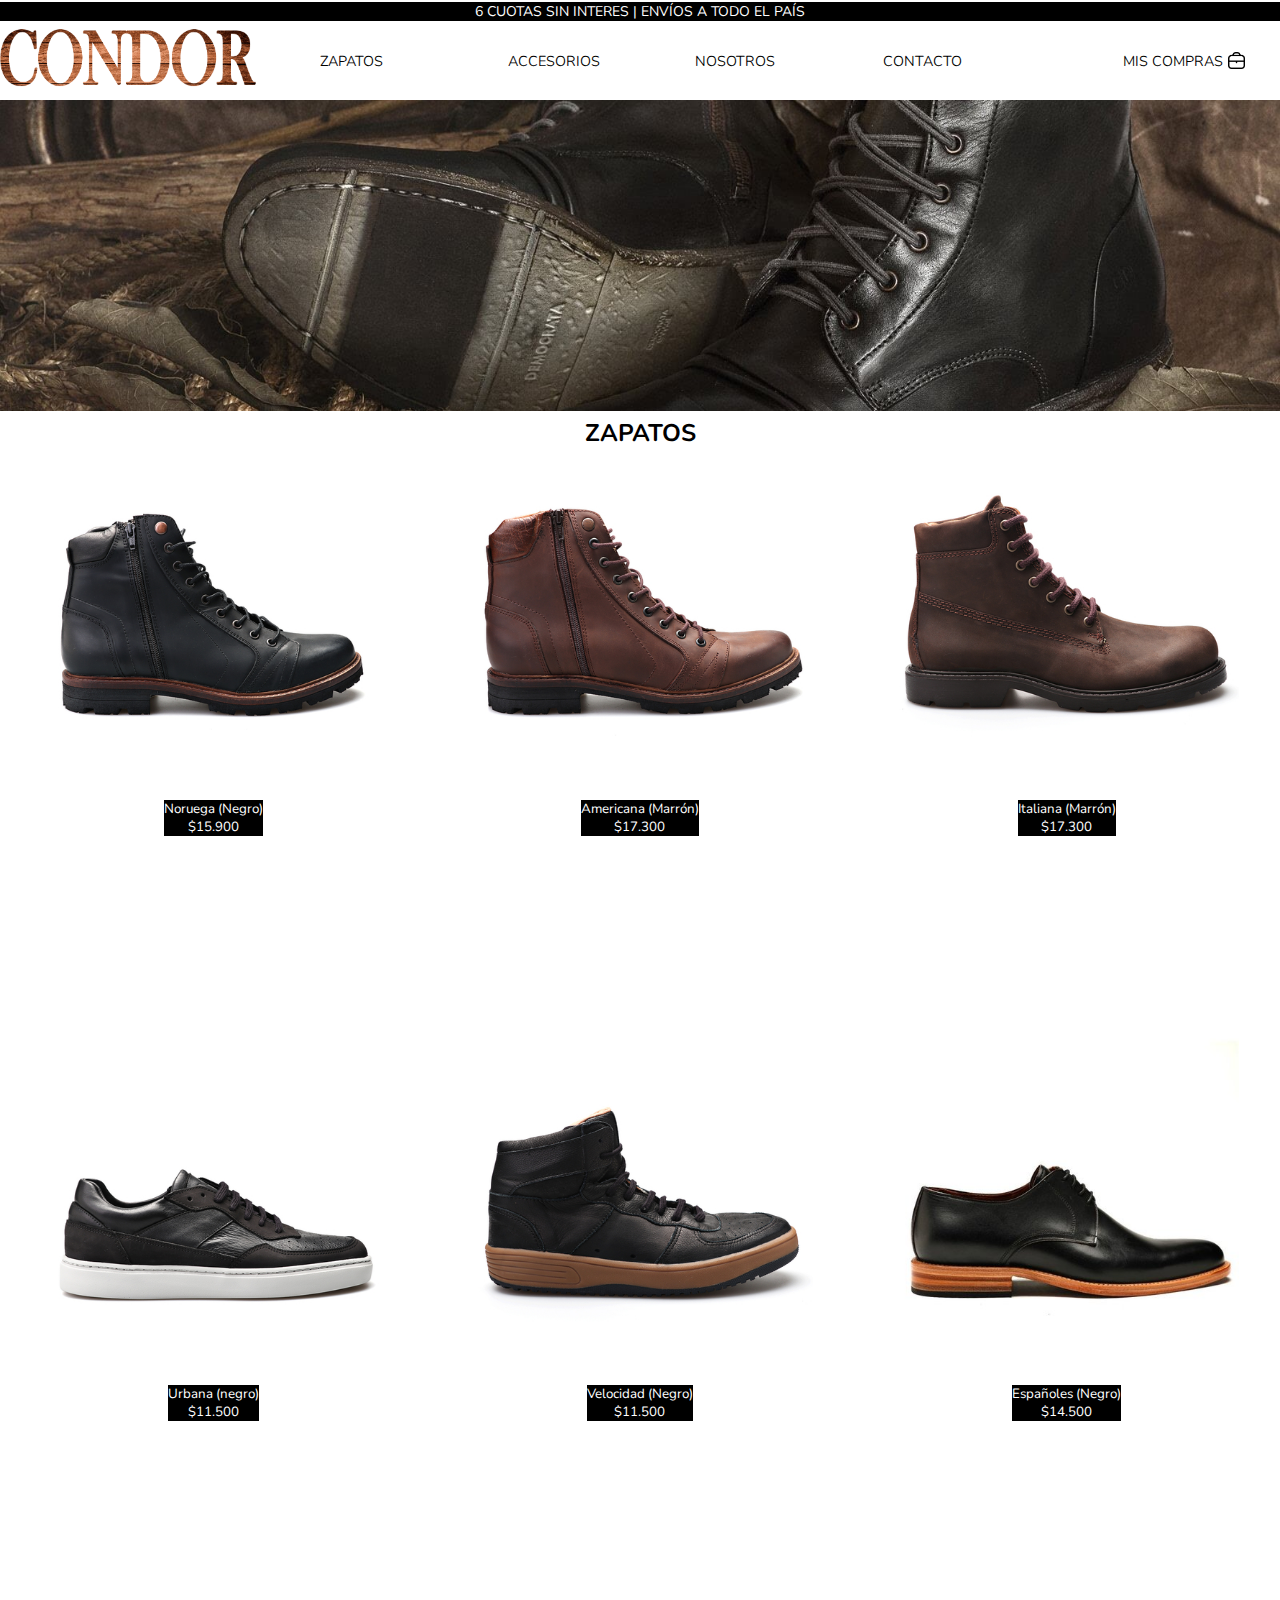
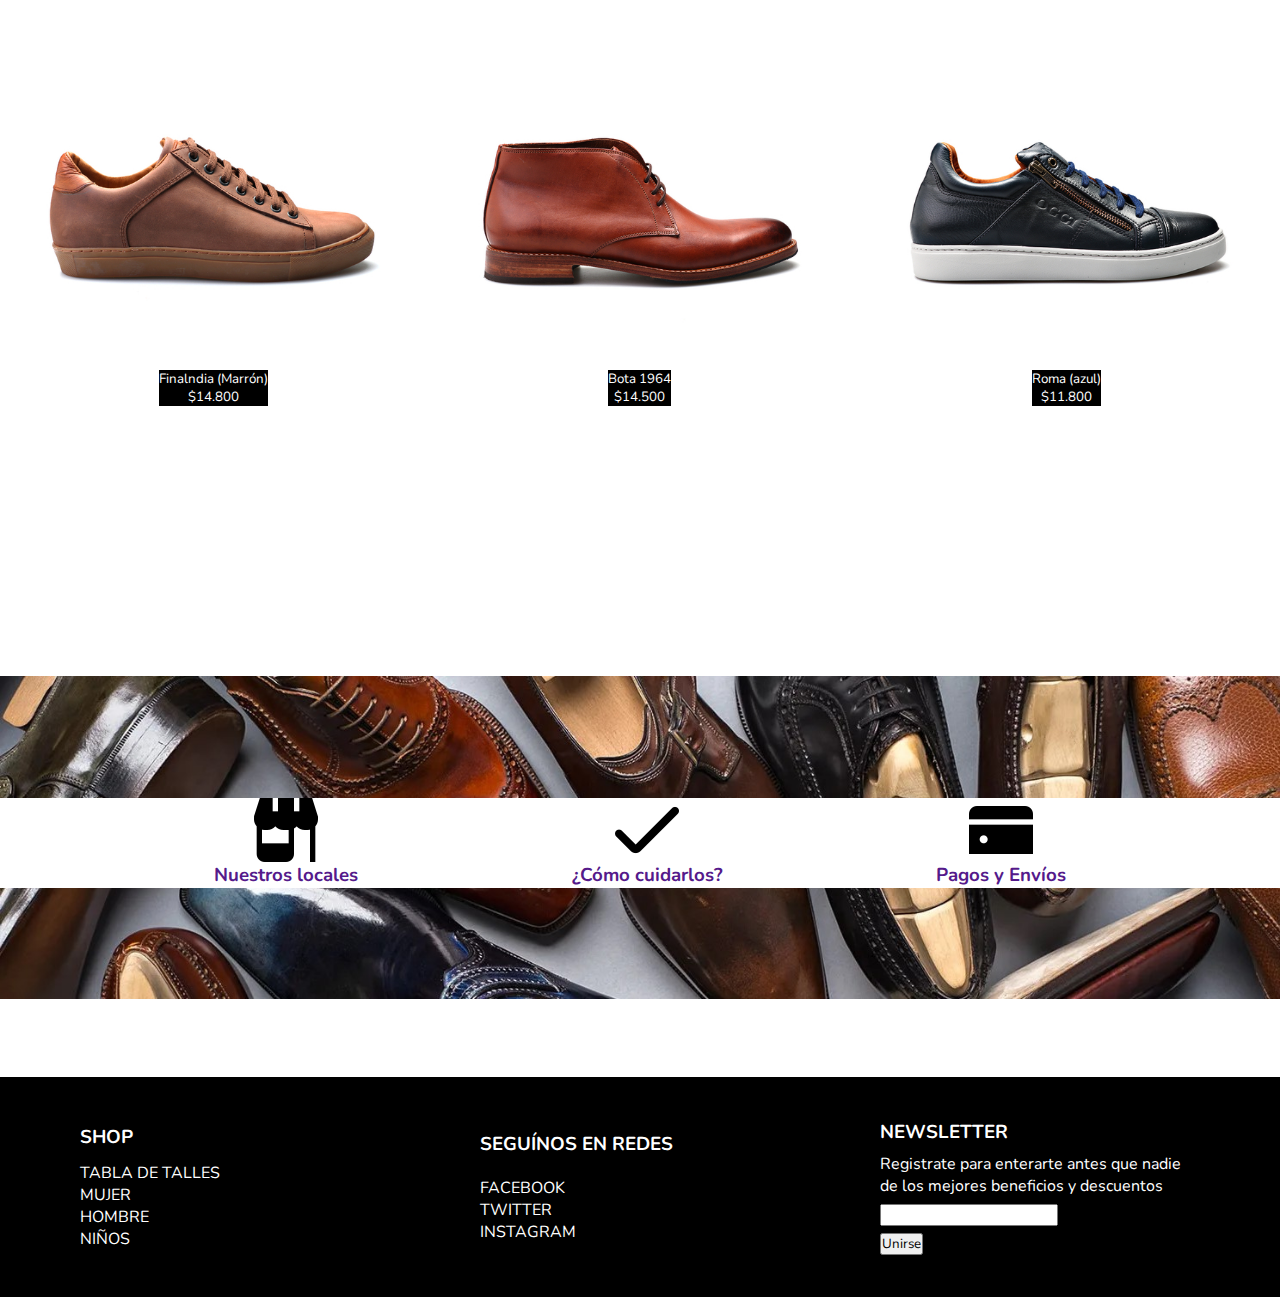
<file: pages/zapatos.html>
<!DOCTYPE html>
<html lang="en">
<head>
    <meta charset="UTF-8">
    <meta http-equiv="X-UA-Compatible" content="IE=edge">
    <meta name="viewport" content="width=device-width, initial-scale=1.0">
    <link href="https://cdn.jsdelivr.net/npm/bootstrap@5.2.0/dist/css/bootstrap.min.css" rel="stylesheet" integrity="sha384-gH2yIJqKdNHPEq0n4Mqa/HGKIhSkIHeL5AyhkYV8i59U5AR6csBvApHHNl/vI1Bx" crossorigin="anonymous">
    <link rel="stylesheet" href="../css/styles.css">
    <link rel="preconnect" href="https://fonts.googleapis.com">
    <link rel="preconnect" href="https://fonts.gstatic.com" crossorigin>
    <link href="https://fonts.googleapis.com/css2?family=Nunito:wght@300;400&display=swap" rel="stylesheet">
    <title>Zapatos</title>
</head>
<body>
    <header>
        <div class="cuotasSinInteres">
        <span>6 CUOTAS SIN INTERES | ENVÍOS A TODO EL PAÍS</span>
        </div>
        <nav class="contenedorGeneralNavbar"> <!--Navegador interno-->
            <div class="imagenCondorLogoEnNav contenedorPrimarioNavbar">
            <a href="../index.html">
                <picture>
                <img src="../img/condorLogo/condorLogo.png" alt="Condor">
                </picture>
            </a>
            </div>
            <ul class="contenedorflexlist"> <!--ver hover menu-->
                <div class="contenedorPrimarioNavbar">
                <li><a href="./zapatos.html">ZAPATOS</a> 
                    <ul class="menuDesplegableNavbar">
                    <li><a href="">Botas</a></li>
                    <li><a href="">Zapatillas</a></li>
                    <li><a href="">Sandalias</a></li>
                    </ul>
                </li>
                </div>
                <div class="contenedorPrimarioNavbar">
                <li><a href="./accesorios.html">ACCESORIOS</a>
                    <ul class="menuDesplegableNavbar">
                        <li><a href="">Cinturones</a></li>
                        <li><a href="">Medias</a></li>
                        <li><a href="">Billeteras</a></li>
                    </ul>
                </li>
                </div>
                <div class="contenedorPrimarioNavbar">
                    <li><a href="./nosotros.html">NOSOTROS</a></li>
                </div>
                <div class="contenedorPrimarioNavbar">
                    <li><a href="../pages/contacto.html">CONTACTO</a></li>
                </div>
            </ul>
            <div class="sectorMisCompras">
                <div class="linkComprasTexto">
                    <a href="">MIS</a>
                </div>
                <div class="linkComprasTexto">
                    <a href="">COMPRAS</a>
                </div>
                <div class="linkComprasImagen">
                    <a href="">
                        <picture>
                            <img src="../img/maletin/maletin.png" alt="">
                        </picture>
                    </a>
                </div>
            </div>
        </nav>
    </header>

    <main>
        <section> <!--banner presentación con titulo de la page-->
            <div class="bannerConTextoCentrado">
                <div class="imagenBannerPresentacionPages">
                    <img src="../img/borcegosParaBannerDePagesZapatos.jpg" alt="Borcegos">
                </div>
                <div class="textoEnBannerCentrado">
                    <h2 class="titulocentrado">ZAPATOS</h2>
                </div>
            </div>
        </section>

        <section> <!--catalogo productos-->
            <div class="contenedorGeneralProductos">

                <div class="contenedorPrimarioProductos"> <!--primer carta-->
                    <div>
                        <a href=""><img src="../img/catalogo/noruega.jpg" alt="bota noruega"></a>
                    </div>
                    <div>
                        <button><a href="">Noruega (Negro) <br> $15.900</a></button>
                    </div>
                </div>

                <div class="contenedorPrimarioProductos"> <!--segunda carta-->
                    <div>
                        <a href=""><img src="../img/catalogo/americana.jpg" alt="bota americana"></a>
                    </div>
                    <div>
                        <button><a href="">Americana (Marrón) <br> $17.300</a></button>
                    </div>
                </div>

                <div class="contenedorPrimarioProductos"> <!--tercera carta-->
                    <div>
                        <a href=""><img src="../img/catalogo/italiana.jpg" alt="bota italiana"></a>
                    </div>
                    <div>
                        <button><a href="">Italiana (Marrón) <br> $17.300</a></button>
                    </div>
                </div>

                <div class="contenedorPrimarioProductos"> <!--cuarta carta-->
                    <div>
                        <a href=""><img src="../img/catalogo/urbana.jpg" alt="zapatilla urbana"></a>
                    </div>
                    <div>
                        <button><a href="">Urbana (negro) <br> $11.500</a></button>
                    </div>
                </div>

                <div class="contenedorPrimarioProductos"> <!--quinta carta-->
                    <div>
                        <a href=""><img src="../img/catalogo/velocidad.jpg" alt="zapatillas velocidad"></a>
                    </div>
                    <div>
                        <button><a href="">Velocidad (Negro) <br> $11.500</a></button>
                    </div>
                </div>

                <div class="contenedorPrimarioProductos"> <!--sexta carta-->
                    <div>
                        <a href=""><img src="../img/catalogo/españoles.jpg" alt="zapatos españoles"></a>
                    </div>
                    <div>
                        <button><a href="">Españoles (Negro) <br> $14.500</a></button>
                    </div>
                </div>

                <div class="contenedorPrimarioProductos"> <!--septima carta-->
                    <div>
                        <a href=""><img src="../img/catalogo/finlandia.jpg" alt="finlandia"></a>
                    </div>
                    <div>
                        <button><a href="">Finalndia (Marrón) <br> $14.800</a></button>
                    </div>
                </div>

                <div class="contenedorPrimarioProductos"> <!--octava carta-->
                    <div>
                        <a href=""><img src="../img/catalogo/Bota 1964.jpg" alt="Bota 1964"></a>
                    </div>
                    <div>
                        <button><a href="">Bota 1964 <br> $14.500</a></button>
                    </div>
                </div>

                <div class="contenedorPrimarioProductos"> <!--novena carta-->
                    <div>
                        <a href=""><img src="../img/catalogo/Roma.jpg" alt="Roma azules"></a>
                    </div>
                    <div>
                        <button><a href="">Roma (azul) <br> $11.800</a></button>
                    </div>
                </div>
            </div>
        </section>

        <section> <!--Banner de 3 columnas previo al footer-->
            <div>
                <div class="contenedorMacroDeImagenPreviaAlFooter">
                    <img src="../img/zapatos-banner-final.jpg" alt="conjunto de zapatos" class="imagenFondoPrevioFooter">
                    <div class="ContenedorColumnasPrevioFooter">
                            <!--columna izquierda-->
                        <div class="contenedorPrimarioPrevioFooter"> 
                            <img src="../img/tienda-alt.png" alt="tienda" class="tamañoLogosPrevioFooter">
                            <a href="">
                                <h3>Nuestros locales</h3>
                            </a>
                        </div>
                            <!--columna central-->
                        <div class="contenedorPrimarioPrevioFooter"> 
                            <img src="../img/controlar.png" alt="check" class="tamañoLogosPrevioFooter">
                            <a href="">
                                <h3>¿Cómo cuidarlos?</h3>
                            </a>
                        </div>
                        <!--columna derecha-->
                        <div class="contenedorPrimarioPrevioFooter">
                            <img src="../img/tarjeta-de-credito.png" alt="tarjeta de credito" class="tamañoLogosPrevioFooter">
                            <a href="">
                                <h3>Pagos y Envíos</h3>
                            </a>
                        </div>
                    </div>
                </div>
            </div>
        </section>
    </main>
    
    <footer> <!--footer-->
        <div class="contenedorGeneralFooter">
            <div class="contenedorPrimarioFooter">
                <h3>SHOP</h3>
                <ul>
                    <li><a href="">TABLA DE TALLES</a></li>
                    <li><a href="">MUJER</a></li>
                    <li><a href="">HOMBRE</a></li>
                    <li><a href="">NIÑOS</a></li>
                </ul>
            </div>
            <div class="contenedorPrimarioFooter">
                <h3>SEGUÍNOS EN REDES</h3>
                <ul>
                    <li><a href="https://www.facebook.com" target="_blank">FACEBOOK</a></li>
                    <li><a href="https://www.twitter.com" target="_blank">TWITTER</a></li>
                    <li><a href="https:/www.instagram.com" target="_blank">INSTAGRAM</a></li>
                </ul>
            </div>
            <div class="contenedorPrimarioFooter">
                <h3>NEWSLETTER</h3> 
                <span>Registrate para enterarte antes que nadie de los mejores beneficios y descuentos</span>
                <input type="email" name="correoelectronico" id="">
                <input type="submit" value="Unirse">
            </div>
        </div>  
    </footer>

    <script src="https://cdn.jsdelivr.net/npm/bootstrap@5.2.0/dist/js/bootstrap.bundle.min.js" integrity="sha384-A3rJD856KowSb7dwlZdYEkO39Gagi7vIsF0jrRAoQmDKKtQBHUuLZ9AsSv4jD4Xa" crossorigin="anonymous"></script>

</body>
</html>
</file>
<file: css/styles.css>
* {
    margin: 0;
    padding: 0;
    box-sizing: border-box;
    font-family: 'Nunito', sans-serif;
}
a {
    text-decoration: none;
}    
/*primera seccion del header, 6 cuotas sin interes*/

.cuotasSinInteres span {  
    background-color: #000000;
    color: #FFFFFF;
    font-size: 14px;
    display: inline-block;
    width: 100%;
    text-align: center;
}
/*navbar*/
.contenedorGeneralNavbar {
    display: flex;
    flex-direction: row;
    justify-content: space-between;
    align-items: center;
    width: 100%;
    background-color: #FFFFFF;
    z-index: 1000;

}
.contenedorGeneralNavbar ul {
    list-style: none; 
}
.menuDesplegableNavbar {
    display: none;
}
.contenedorGeneralNavbar a {
    color: #000000;
    font-weight: 350;
}
.imagenCondorLogoEnNav {
    width: 22%;
}
.imagenCondorLogoEnNav img {
    width: 100%;
}
.contenedorflexlist {
    width: 55%;
    display: flex;
    flex-direction: row;
    justify-content: space-between;
    align-items: center;
}
.contenedorPrimarioNavbar {
    width: 20%;
}
.contenedorPrimarioNavbar li {
    width: 10%;
    font-size: 90%;
}
.sectorMisCompras {
    width: 15%;
    display: flex;
    flex-direction: row;
    justify-content: center;
    align-items: center;
}
.sectorMisCompras a {
    font-size: 90%;
    margin: 2px;

}

.linkComprasImagen {
    width: 11%;
    padding-top: 0.7vh;
}
.linkComprasImagen img {
    width: 80%;
    margin: 5%;
}
/*carrusel*/
.carrusel img {
width: 100%;
}
/*banner de producto destacado solo en index posterior al carrusel*/
.bannerProductoDescatado {
    display: flex;
    flex-direction: row-reverse;
    justify-content: center;
    align-items: center;
    width: 100%;
}
.productoImagenDestacada {
    width: 55%;
}
.productoImagenDestacada img{
    width: 100%;
}
.productotextodestacado {
    height: 30vh;
    width: 35%;
    display: flex;
    flex-direction: column;
    align-items: center;
    justify-content: space-evenly;
}
.productotextodestacado h3 {
    font-weight: bolder;
}
.productotextodestacado a {
    background-color: #000000;
    color: #FFFFFF;
    padding: 5%;
}
/*imagen banner presentacion de pages*/
.imagenBannerPresentacionPages img {
    width: 100%;
}
/*Contenedor general de las cards de productos*/
.contenedorGeneralProductos {
    display: grid;
    grid-template-columns: 1fr 1fr 1fr;
    justify-content: space-evenly;
    margin-bottom: 2%;
    
}
.titulocentrado {
    text-align: center;
}
/*Contenedor primario = contenedor basico de las cards de productos */    
.contenedorPrimarioProductos {
    height: 65vh;
    display: flex;
    flex-direction: column;
    align-items: center;
    position: relative;
}
.contenedorPrimarioProductos img {
    width: 27vw;    
}
.contenedorPrimarioProductos a { 
color:#FFFFFF;
}    
.contenedorPrimarioProductos button{
    background-color: #000000;;
    border: 0px;

}
/*contenedor Dos Imagenes Secciones en Index*/
.tamañoimagensecciones {
    width: 40vw;
}
.contenedorDosImagenesSecciones {
    display: flex;
    flex-direction: row;
    justify-content: space-evenly;
    margin-bottom: 8vh;
    margin-top: 8vh;
}
.imagenesSeccionesIndex {
    position: relative;
}
.textoDentroDeImagenesSecciones {
    position: absolute;
    top: 45%;
    left: 40%;
    backdrop-filter: brightness(60%);
    text-align: center;

}
.textoDentroDeImagenesSecciones a{
    color:#FFFFFF 
}

/*contenedor de 3 columnas previo al footer*/
.imagenFondoPrevioFooter {
    width: 100%;
}
.contenedorMacroDeImagenPreviaAlFooter {
    position: relative;
    margin-bottom: 8vh;
    margin-top: 8vh;
}
.ContenedorColumnasPrevioFooter {
    display: flex;
    flex-direction: row;
    justify-content: space-evenly;
    background-color: #FFFFFF;
    position: absolute;
    top: 37%;
    width: 100%;
}
.tamañoLogosPrevioFooter {
    width: 5vw;
}
.contenedorPrimarioPrevioFooter {
    display: flex;
    flex-direction: column;
    align-items: center;
}
/*sector mis zapatos banner*/

/*footer*/
.contenedorGeneralFooter{
    background-color: #000000;
    color: #FFFFFF;
    display: flex;
    flex-direction: row;
    flex-wrap: nowrap;
    height: 220px; 
    width: 100%;
    justify-content: center;
    align-items: center;
}
.contenedorGeneralFooter a {
    color: #FFFFFF;
}
.contenedorGeneralFooter ul {
    list-style: none;
}
.contenedorPrimarioFooter { 
    width: 25%; 
    margin: 40px;
    height: 150px;
} 
.contenedorPrimarioFooter {
    display: flex;
    flex-direction: column;
    justify-content: space-evenly;
    align-items: flex-start;
}
/*PAGES NOSOTROS*/
.borcegosNosotrosTamaño {
    width: 35vw;
}
.posicionBorcegosNosotros {
    position: relative;
    top: 12vh;
}
.contenedorGeneralNosotros {
    display: flex;
    flex-direction: row-reverse;
    justify-content: space-evenly;
    margin-top: 5vh;
    margin-bottom: 5vh;
}
.presentacionNosotros {
    width: 45vw;
    height: 100vh;
    display: flex;
    flex-direction: column;
    justify-content: space-evenly;
    align-items: center;
}
.botonEnNosotros {
    text-decoration: none;
    background-color:#000000;
    border: 0;
    padding: 1vw;
}
.botonEnNosotros a {
    color:#FFFFFF;    
}
/*PAGES CONTACTO*/
.contenedorFormularioGeneral {
    display: flex;
    flex-direction: column;
    align-items: center;
}
.mainContenedorContacto {
    display: flex;
    flex-direction: row;
    justify-content: space-evenly;
    margin-top: 5vh;
    margin-bottom: 5vh;
}
.botonEnContacto {
    background-color: #000000;
    color: #FFFFFF;
    border: 0;
    padding: 1vw;
}
.titulocentrado, .imagenCondorLogoEnNav {
	-webkit-animation: scale-in-center 0.5s ;
	animation: scale-in-center 0.5s ;
}
/* ----------------------------------------------
 * Generated by Animista on 2022-7-26 2:38:30
 * Licensed under FreeBSD License.
 * See http://animista.net/license for more info. 
 * w: http://animista.net, t: @cssanimista
 * ---------------------------------------------- */

/**
 * ----------------------------------------
 * animation scale-in-center
 * ----------------------------------------
 */
 @-webkit-keyframes scale-in-center {
    0% {
      -webkit-transform: scale(0);
              transform: scale(0);
      opacity: 1;
    }
    100% {
      -webkit-transform: scale(1);
              transform: scale(1);
      opacity: 1;
    }
  }
  @keyframes scale-in-center {
    0% {
      -webkit-transform: scale(0);
              transform: scale(0);
      opacity: 1;
    }
    100% {
      -webkit-transform: scale(1);
              transform: scale(1);
      opacity: 1;
    }
  }

@media screen and (max-width: 768px) {
    /*navbar*/
    .cuotasSinInteres span {
        height: 3vh;
        font-size: 127%;
    }
    .contenedorGeneralNavbar {
        height: 15vh;
        justify-content: space-evenly;
    }
    .imagenCondorLogoEnNav img {
        width: 150%;
    }
    .contenedorflexlist {
        display: flex;
        flex-direction: column;
        margin-right: 4px;
    }
    .sectorMisCompras {
        width: 15%;
        display: flex;
        flex-direction: column;
        justify-content: center;
        align-items: center;
    }
    .linkComprasImagen {
        width: 30%;
    }
    .contenedorPrimarioNavbar {
        font-size: 170%;
    }
    .sectorMisCompras a {
        font-size: 140%;
        margin: 2px;
        text-align: center;
    }
    /*banner producto destacado*/
    .bannerProductoDescatado {
        margin-top: 5vh;
        justify-content: space-evenly;
    }
    .productoImagenDestacada {
        width: 45vw;
    }
    .productoImagenDestacada img {
        width: 45vw;
    }
    .productotextodestacado {
        width: 45vw;
    }
    .productotextodestacado h3, .productotextodestacado p, .productotextodestacado a {
        font-size: 130%;
    }
    .productotextodestacado a {
        background-color: #000000;
        color: #FFFFFF;
        padding: 5%;
    }
    /*grilla productos*/
    .titulocentrado {
        font-size: 150%;
        margin-bottom: 5vh;
    }
    .contenedorTotalProductos{
        margin-top: 5vh;
    }
    .contenedorGeneralProductos {
        display: grid;
        grid-template-columns: 1fr 1fr;

    }
    .contenedorPrimarioProductos {
        height: 40vh;
    }
    .contenedorPrimarioProductos img{
        width: 40vw;
    }
    .contenedorDosImagenesSecciones {
        display: flex;
        flex-direction: column;
        align-items: center;
        margin-bottom: 2vh;
        margin-top: 2vh;
    }
    .contenedorDosImagenesSecciones img{
        width: 70vw;
    }
    .contenedorPrimarioProductos button{
        background-color: #000000;;
        border: 0px;
    }
    /*PAGES NOSOTROS*/
    .borcegosNosotrosTamaño {
        width: 65vw;
    }
    .posicionBorcegosNosotros {
        position: relative;
        top: auto;
    }
    .contenedorGeneralNosotros {
        display: flex;
        flex-direction: column-reverse;
        align-items: center;
        margin-top: 5vh;
        margin-bottom: 5vh;
    }
    .presentacionNosotros {
        width: 75vw;
        height: 94vh;
        display: flex;
        flex-direction: column;
        justify-content: space-evenly;
        align-items: center;
        font-size: 150%;
        margin-bottom: 4vh;
    }
    .botonEnNosotros {
        text-decoration: none;
        background-color:#000000;
        border: 0;
        padding: 1vw;
        font-size: 85%;
        margin-top: 2vh;
    }
    /*PAGES CONTACTO*/
.contenedorFormularioGeneral {
    display: flex;
    flex-direction: column;
    align-items: center;
}
.mainContenedorContacto h3 {
    font-size: 3.0vw;
    text-align: center;
    margin-bottom: 3vh;
}
.mainContenedorContacto {
    display: flex;
    flex-direction: column;
    justify-content: space-evenly;
    margin-top: 5vh;
    margin-bottom: 5vh;
}
.contenedorFormularioGeneral input, .contenedorFormularioGeneral label {
    font-size: 2.5vw;
}
.botonEnContacto {
    background-color: #000000;
    color: #FFFFFF;
    border: 0;
    padding: 1vw;
}

.mapa {
    height: 50vh;
    display: flex;
    flex-direction: column;
    align-items: center;
    justify-content: space-between;
    margin-top: 8vh;
}
.mapa h3 {
    font-size: 3.0vw;
}
}


@media screen and (max-width: 600px) {
.cuotasSinInteres span {
    height: 3vh;
    font-size: 100%;
}
.contenedorGeneralNavbar {
    height: 19vh;
}
.imagenCondorLogoEnNav img{
width: 170%;
height: 10vh;
}
.bannerProductoDescatado {
    margin-top: 7vh;
    justify-content: space-evenly;
    height: 50vh;
}
.bannerProductoDescatado {
        margin-top: 5vh;
        justify-content: space-evenly;
    }
.productotextodestacado {
        width: 45vw;
        height: 90%;

    }
    /*PAGES NOSOTROS*/
    .presentacionNosotros {
        width: 75vw;
        height: 120vh;
        display: flex;
        flex-direction: column;
        justify-content: space-evenly;
        align-items: center;
        font-size: 150%;
        margin-bottom: 4vh;
    }
    /*PAGES CONTACTO*/
    .mapa {
        height: 60vh;
    }
    .mapa iframe {
        width: 80vw;
    }
}
@media screen and (max-width: 470px){
    .linkComprasTexto a {
    display: none;
    }
    .linkComprasImagen {
        width: 8vw;
    }
    .contenedorflexlist {
        font-size: 70%;
    }
    .contenedorGeneralFooter{
        background-color: #000000;
        color: #FFFFFF;
        display: flex;
        flex-direction: column;
        flex-wrap: nowrap;
        height: 100%; 
        width: 100%;
        justify-content: center;
        align-items: center;
    }
    .contenedorPrimarioFooter { 
        width: 90%; 
        margin: 2%;
        height: 150px;
    } 
}

@media screen and (max-width: 375px) {
    .linkComprasTexto a {
    display: none;
    }
    .linkComprasImagen {
        width: 8vw;
    }

    .cuotasSinInteres span {
        height: 6vh;
        font-size: 90%;
    }
    .contenedorflexlist {
        font-size: 70%;
    
    }
    /*banner producto destacado*/
    .cuotasSinInteres span {
        height: 3vh;
        font-size: 80%;
    }
    .productoImagenDestacada {
        width: 79vw;
    }
    .productoImagenDestacada img {
        width: 80vw;
        margin: auto;
    }
    .productotextodestacado {
        width: 100vw;
        justify-content: space-evenly;
        text-align: center;
    }
    .bannerProductoDescatado {
        display: flex;
        flex-direction: column;
        justify-content: center;
        align-items: center;
        width: 100vw;
        height: 100vh;
    }
    .contenedorGeneralProductos {
        display: grid;
        grid-template-columns: 1fr;
    }
    .contenedorPrimarioProductos {
        height: 50vh;
    }
    .contenedorPrimarioProductos img{
        width: 70vw;
    }
    .contenedorDosImagenesSecciones img{
        width: 70vw;
    }
    .contenedorPrimarioProductos button{
        background-color: #000000;;
        border: 0px;
    }
    
    .contenedorGeneralFooter{
        background-color: #000000;
        color: #FFFFFF;
        display: flex;
        flex-direction: column;
        flex-wrap: nowrap;
        height: 100%; 
        width: 100%;
        justify-content: center;
        align-items: center;
    }
    .contenedorPrimarioFooter { 
        width: 90%; 
        margin: 2%;
        height: 150px;
    } 
    .presentacionNosotros {
        width: 75vw;
        height: 90vh;
        display: flex;
        flex-direction: column;
        justify-content: space-evenly;
        align-items: center;
        font-size: 90%;
        margin-bottom: 4vh;
    }
    /*PAGES CONTACTO*/
    .mapa {
        height: 40vh;
        margin-bottom: 3vh;
    }
    .mapa iframe {
        width: 80vw;
        height: 40vh;
    }
    .contenedorFormularioGeneral label {
        font-size: 110%;
    }
.mainContenedorContacto h3 {
    font-size: 100%;
}
.botonEnNosotros {
    padding: 3vw;
}
.botonEnContacto {
    padding: 5%;
}
.contenedorPrimarioPrevioFooter h3 {
    color: #000000;
    font-size: 80%;
}
.ContenedorColumnasPrevioFooter {

    position: absolute;
    top: 27%;
}
.textoDentroDeImagenesSecciones {
    top: 38%;
    left: 32%;
}
}
</file>
